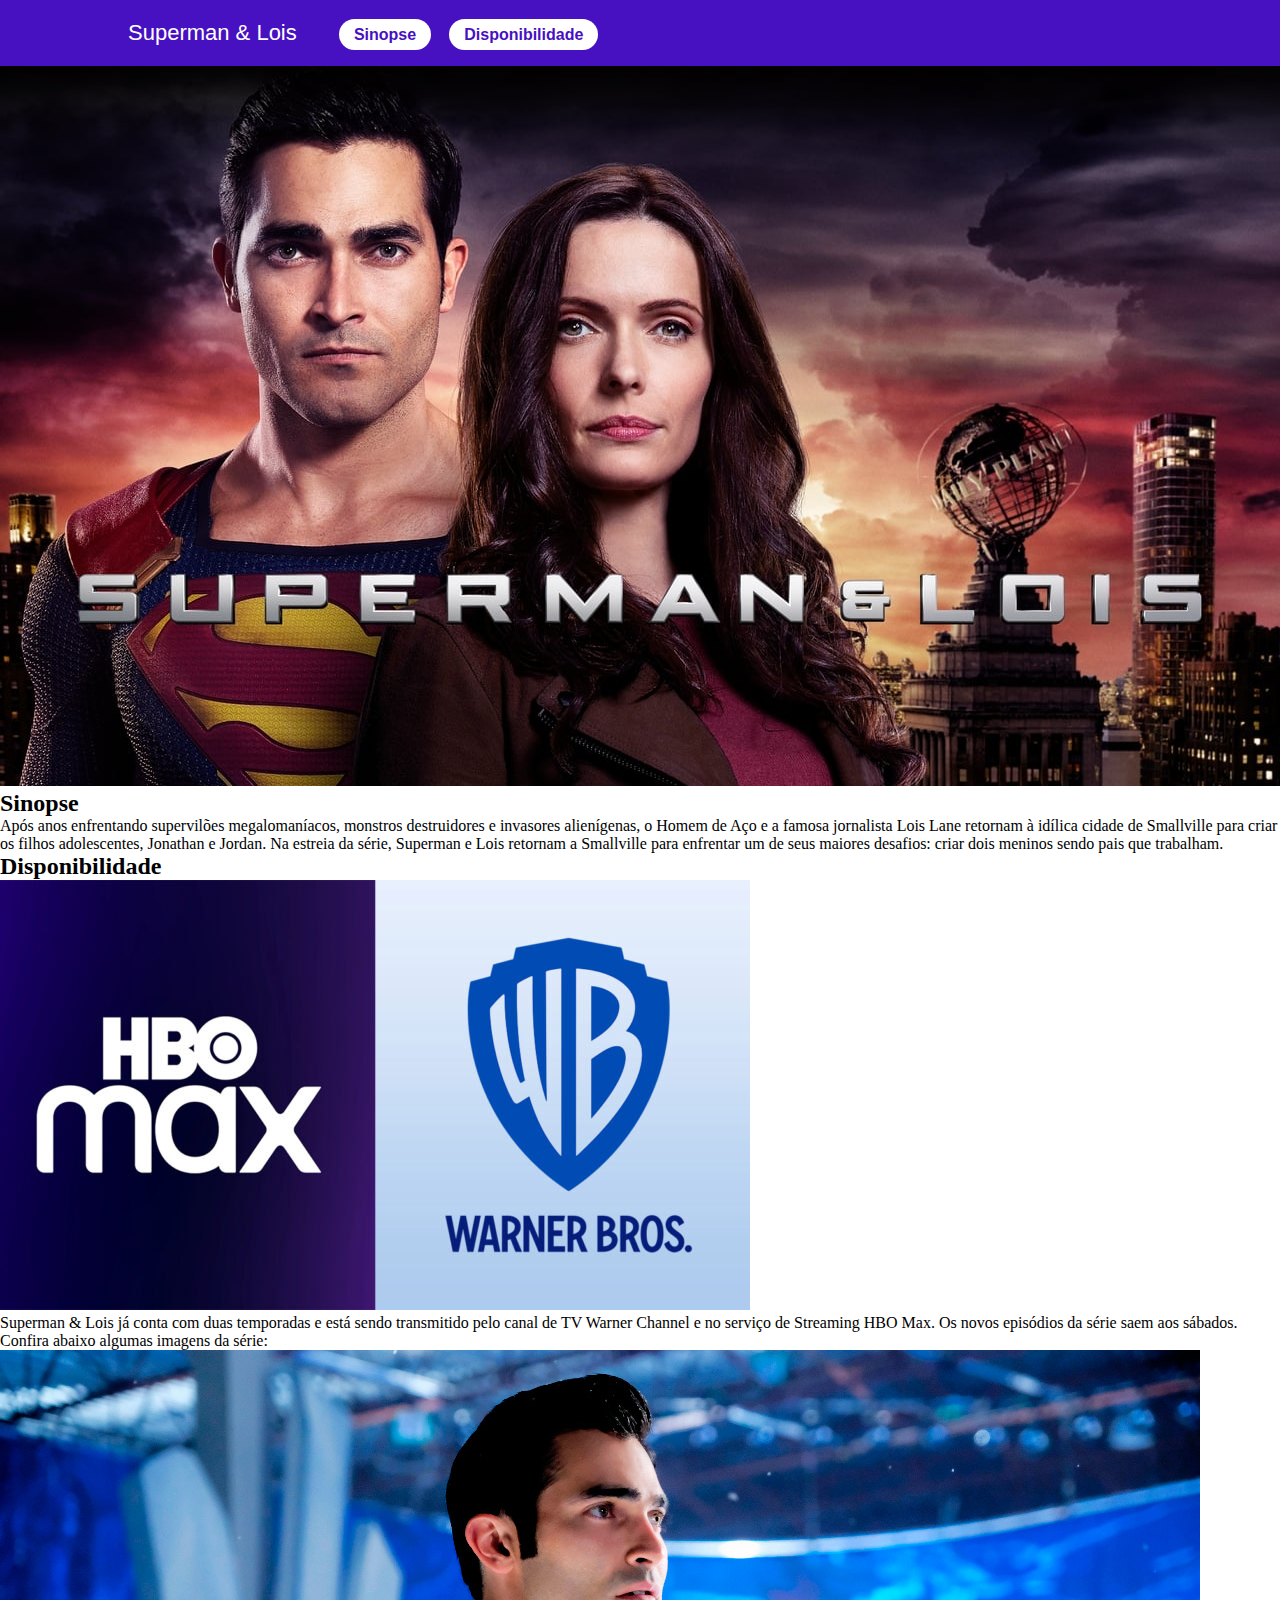
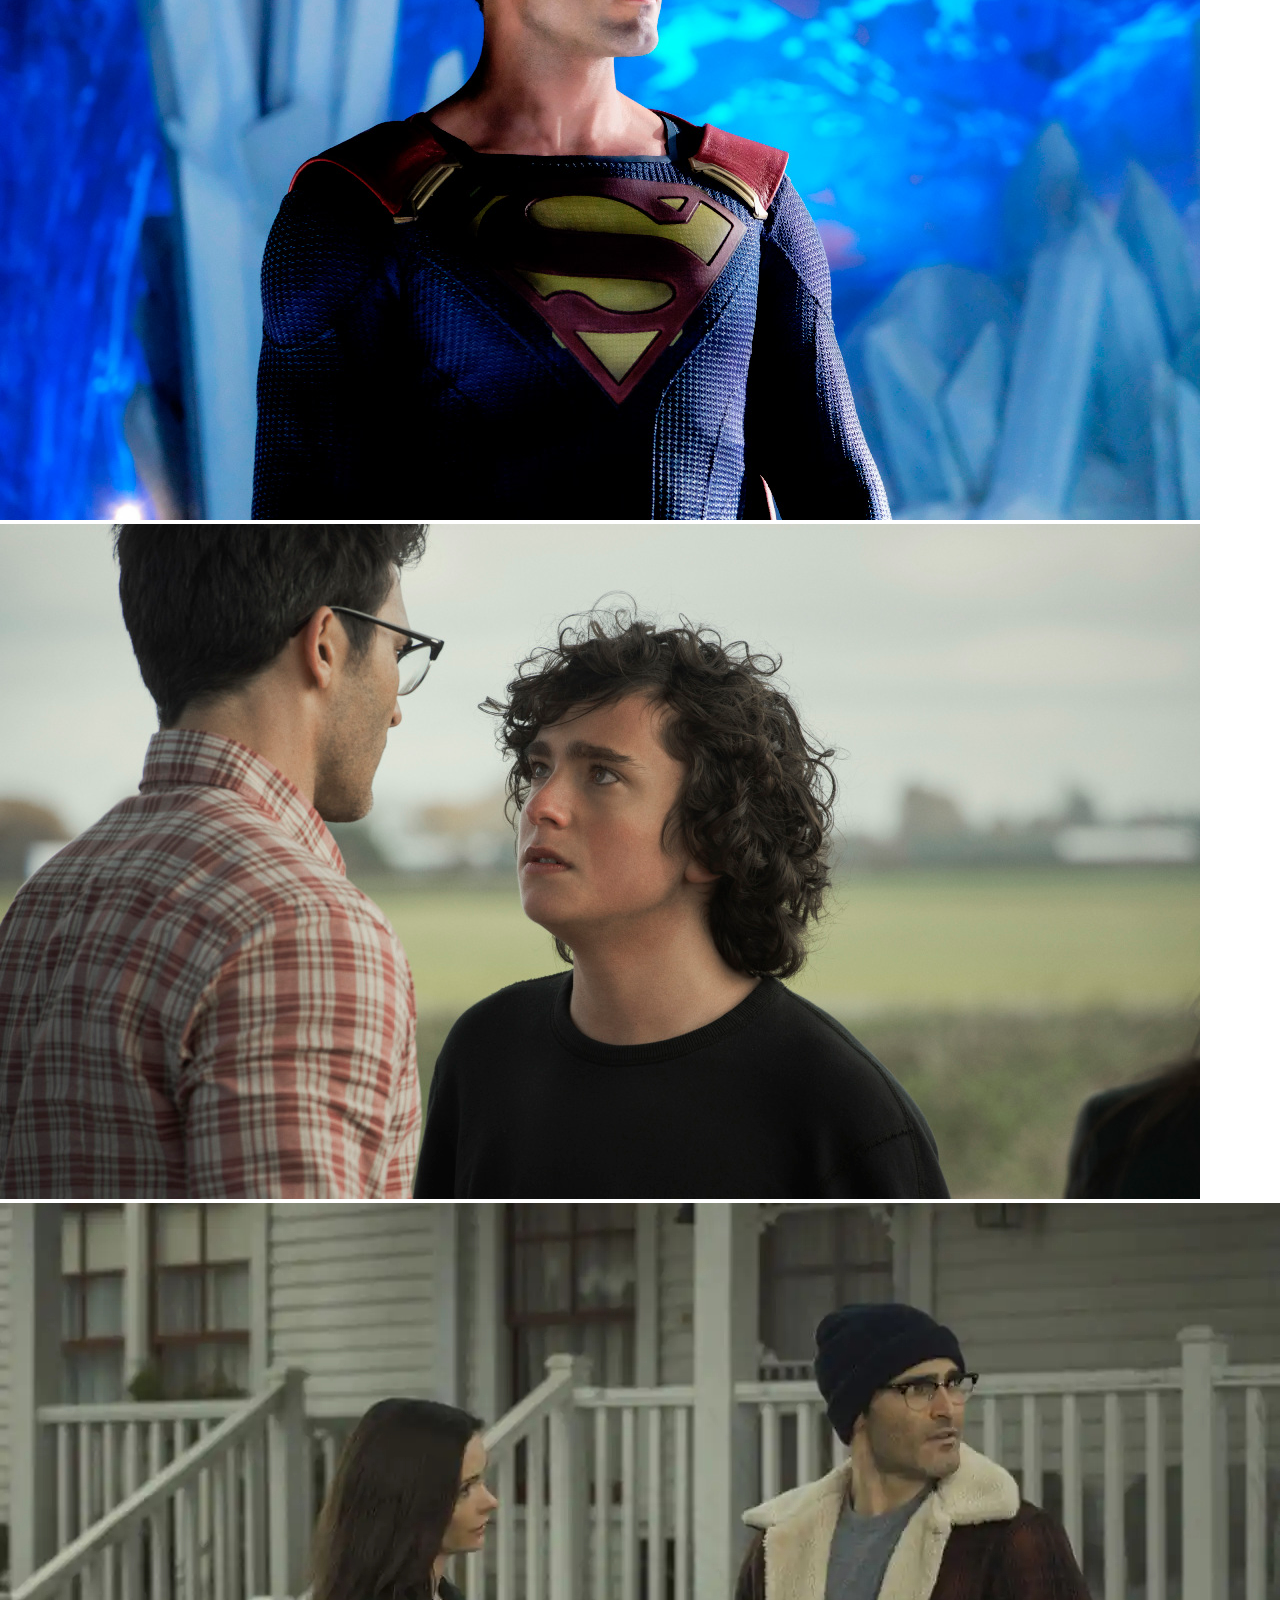
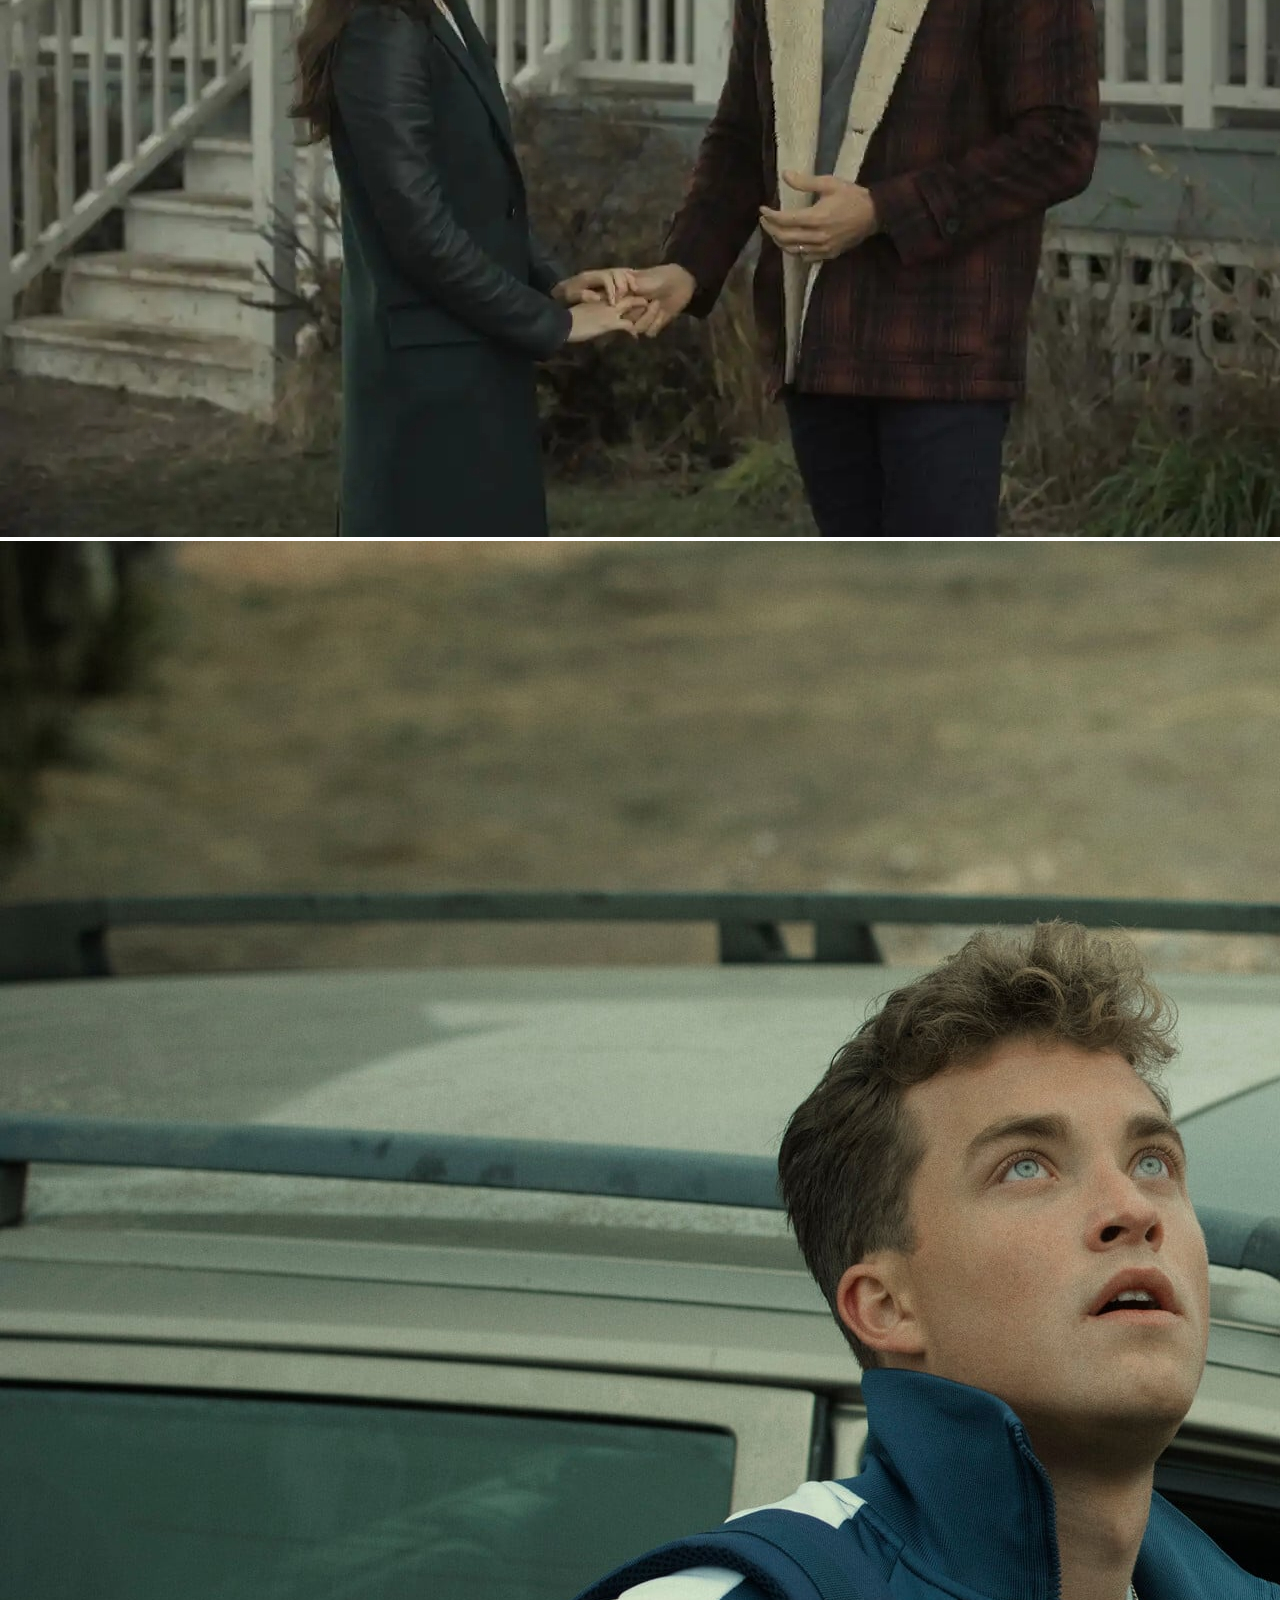
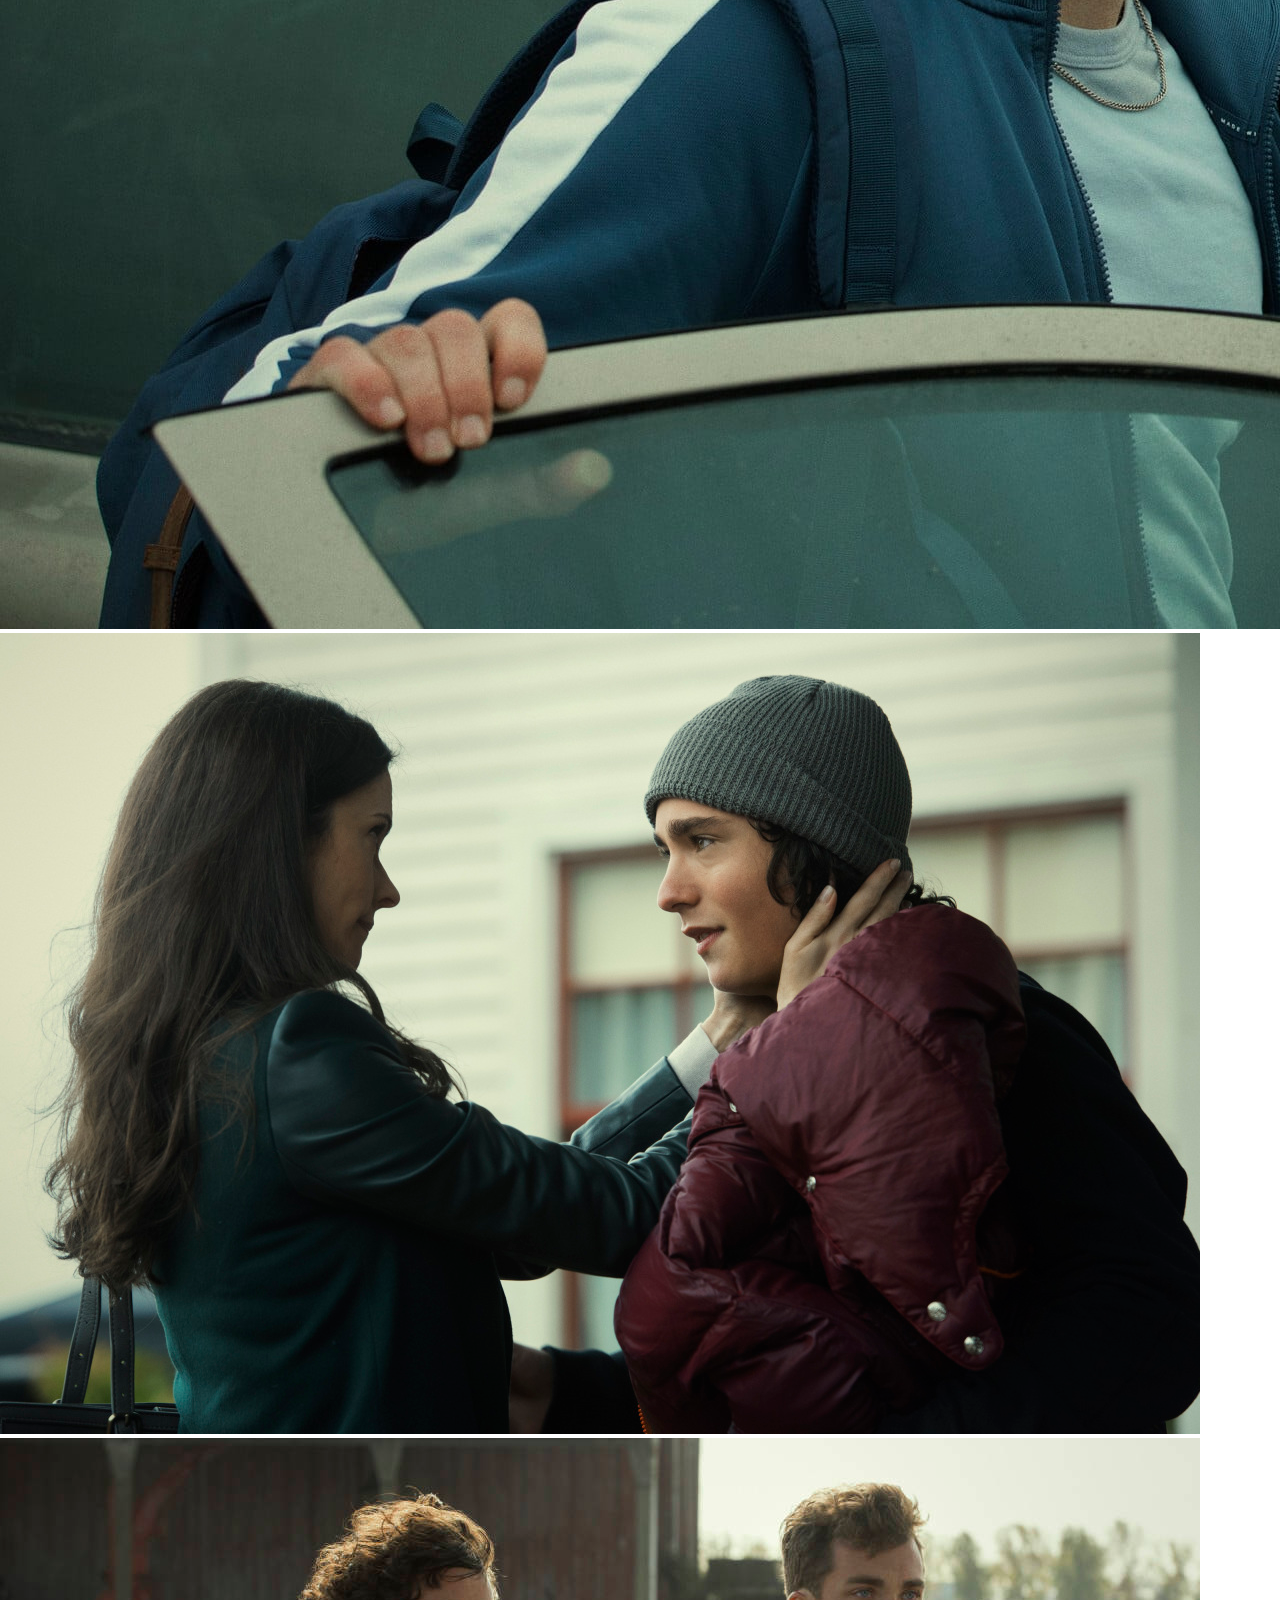
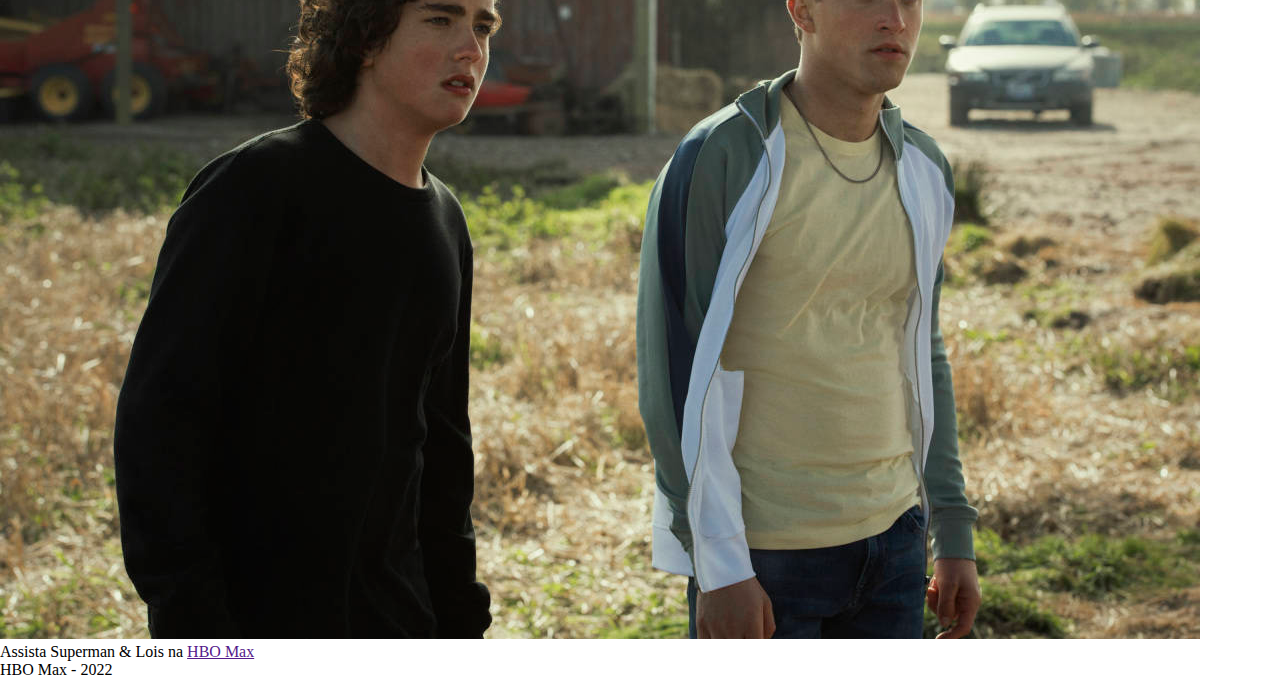
<file: index.html>
<!DOCTYPE html>
<html lang="pt-br">
<head>
    <meta charset="UTF-8">
    <meta name="viewport" content="width=device-width, initial-scale=1.0">
    <link rel="stylesheet" href="8° Projeto devmedia-supermanelois/style/style.css">
    <title>Superman & Lois</title>
</head>
<body>
    <div class="topo">
         <div>
                Superman & Lois
                <span class="link-topo">
                    <a href="#sinopse">Sinopse</a>
                    <a href="#disponibilidade">Disponibilidade</a>
                </span>
            </div>
    </div>
    <div>
        <img src="8° Projeto devmedia-supermanelois/img/capa.jpg" alt="Banner">
    </div>
    <div>
        <h2 id="sinopse">Sinopse</h2>
        <p>Após anos enfrentando supervilões megalomaníacos,
            monstros destruidores e invasores alienígenas, 
            o Homem de Aço e a famosa jornalista Lois Lane 
            retornam à idílica cidade de Smallville para 
            criar os filhos adolescentes, Jonathan e Jordan.
            Na estreia da série, Superman e Lois retornam a 
            Smallville para enfrentar um de seus maiores desafios:
            criar dois meninos sendo pais que trabalham.</p>
    </div>
    <div>
        <h2 id="disponibilidade">Disponibilidade</h2>
        <img src="8° Projeto devmedia-supermanelois/img/tv.jpg" alt="">
        <p>Superman & Lois já conta com duas temporadas e está
            sendo transmitido pelo canal de TV Warner Channel e
            no serviço de Streaming HBO Max. 
            Os novos episódios da série saem aos sábados.</p>
    </div>
    <div>
        <p>Confira abaixo algumas imagens da série:</p>
        <img src="8° Projeto devmedia-supermanelois/img/1.jpg" alt="Superman" title="Superman">
        <img src="8° Projeto devmedia-supermanelois/img/2.jpg" alt="Clark e Jordan" title="Clark e Jordan">
        <img src="8° Projeto devmedia-supermanelois/img/3.jpg" alt="Lois e Clark" title="Lois e Clark">
        <img src="8° Projeto devmedia-supermanelois/img/4.jpg" alt="Jhonathan e Lois" title="Jhonathan e Lois">
        <img src="8° Projeto devmedia-supermanelois/img/5.jpg" alt="Lois e Jordan" title="Lois e Jordan">
        <img src="8° Projeto devmedia-supermanelois/img/6.jpg" alt="Jordan e Jhonathan" title="Jordan e Jhonathan">
        <p>Assista Superman & Lois na <a href="">HBO Max</a></p>
    </div>
    <div>
        HBO Max - 2022
    </div>
    
</body>
</html>
</file>
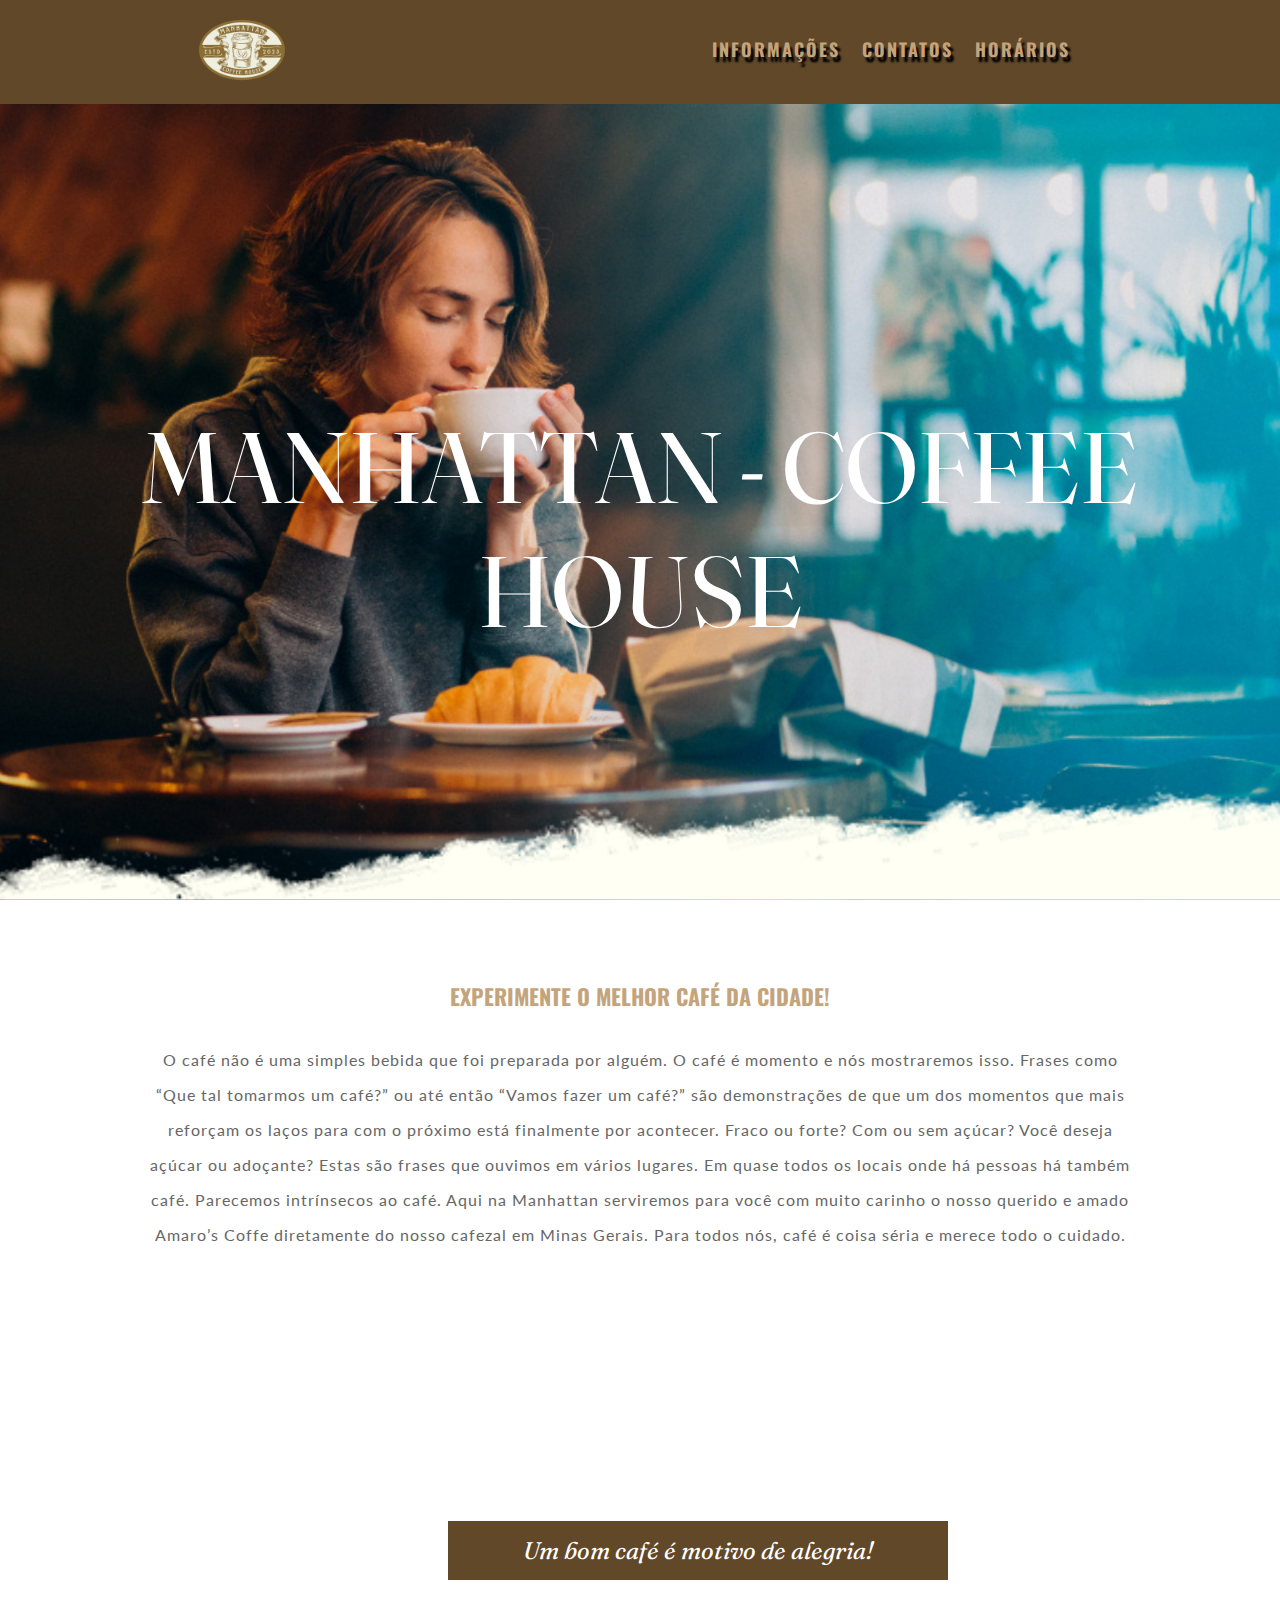
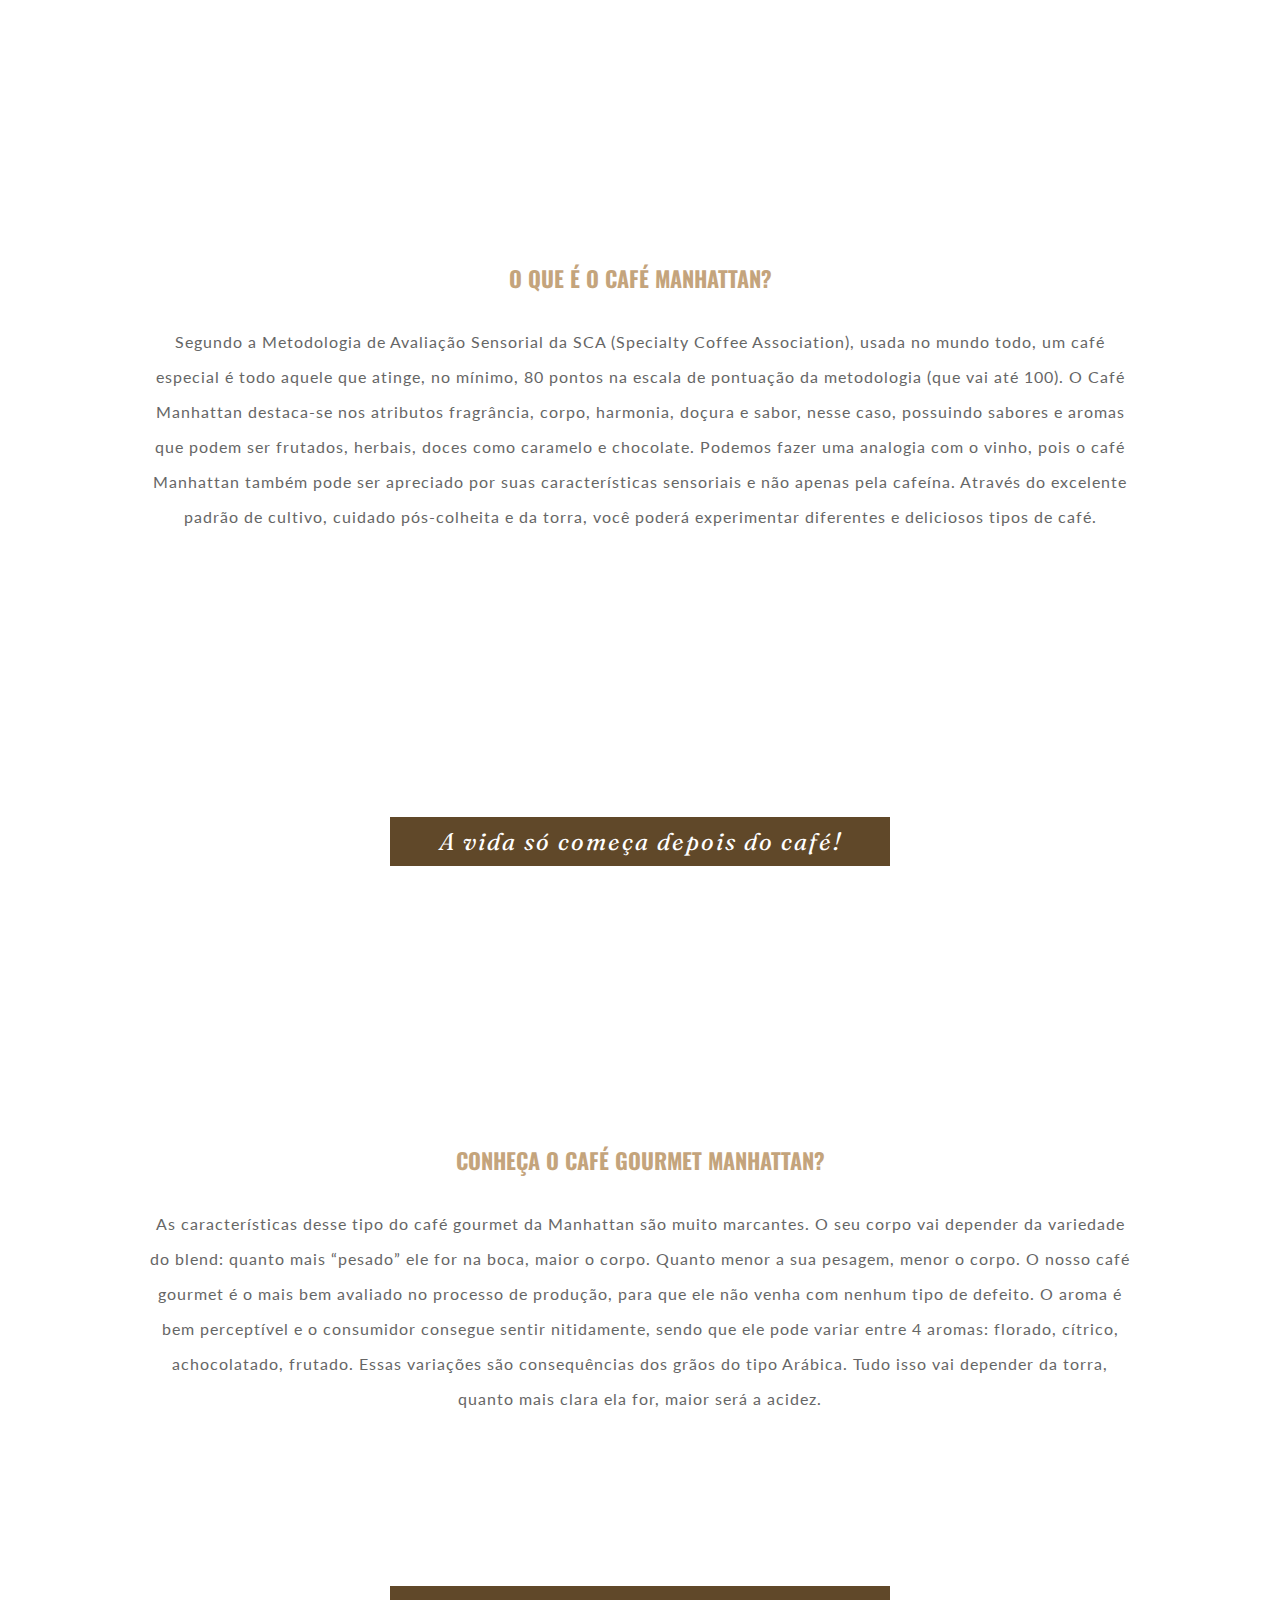
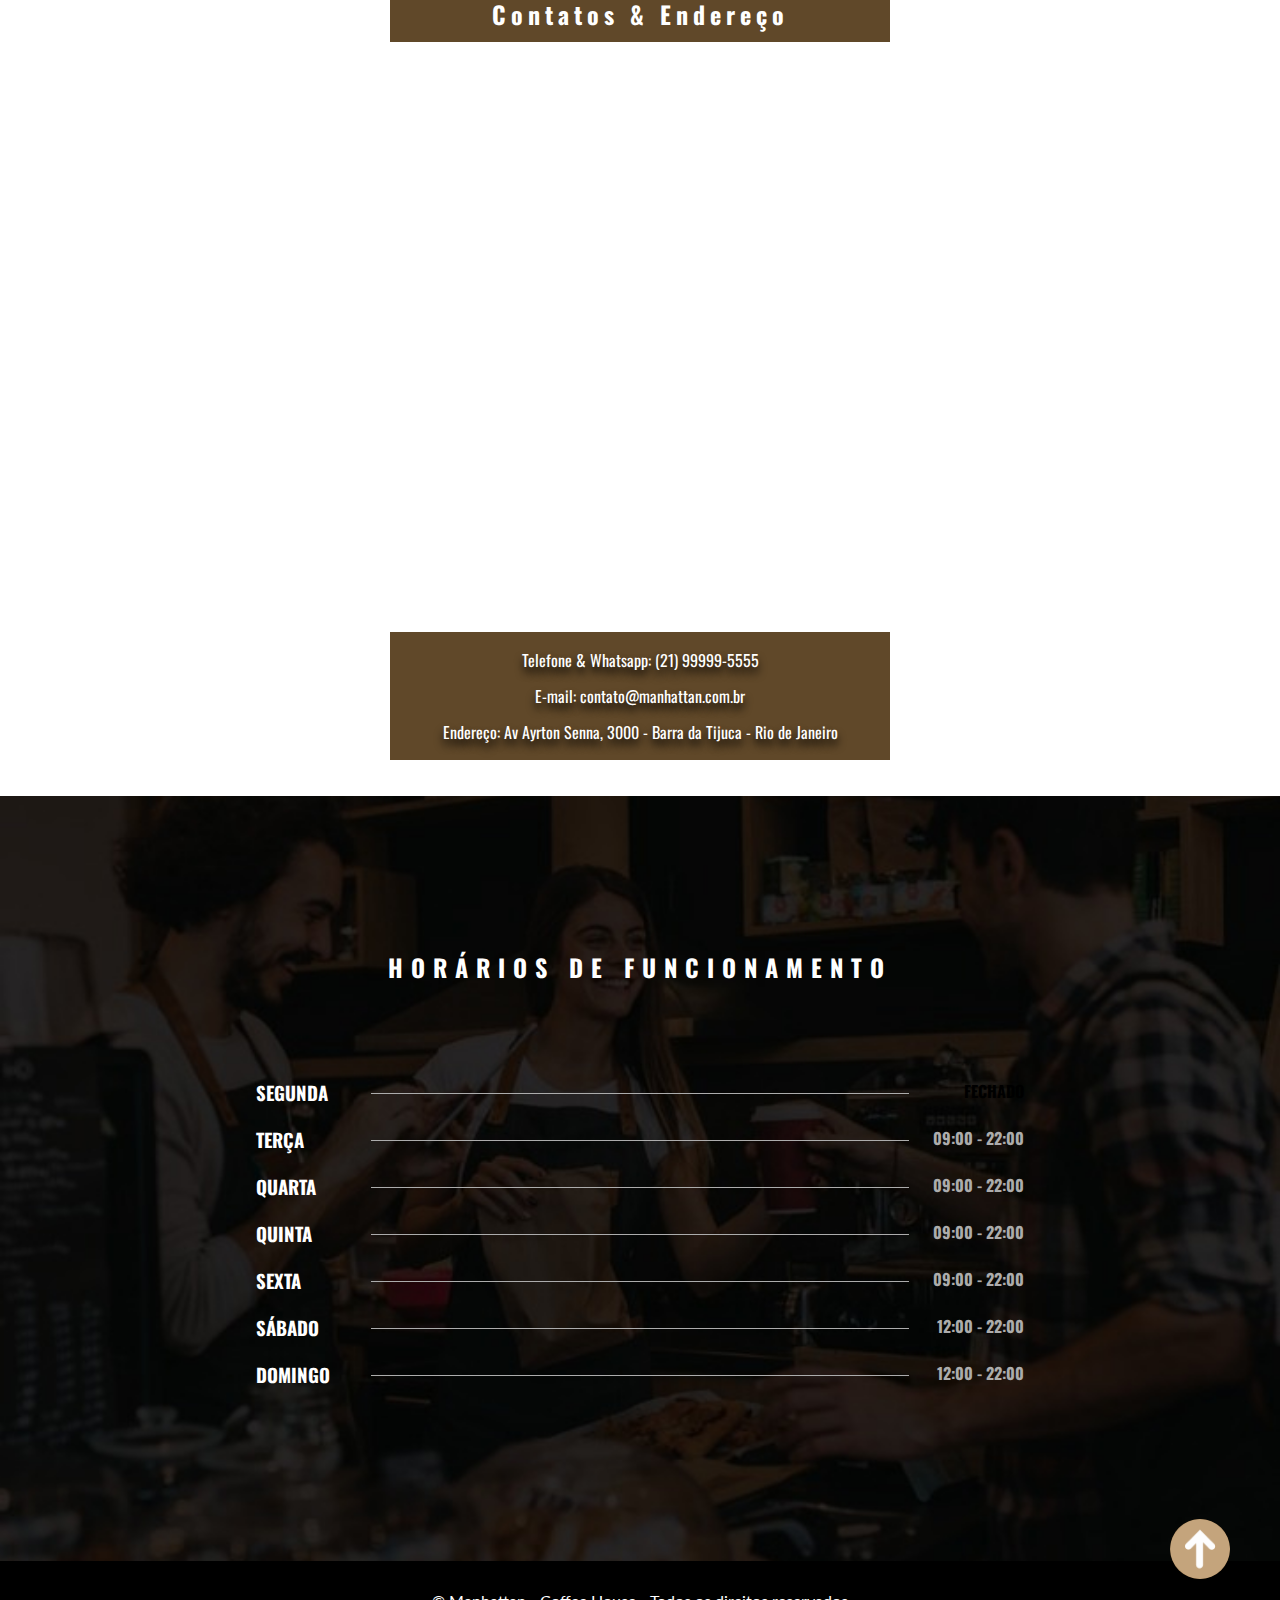
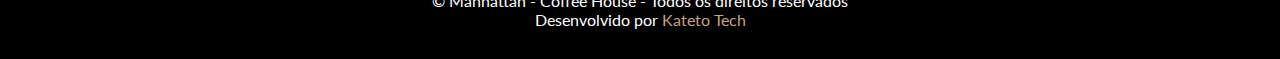
<file: 10°Projeto devmedia-cafeteria/index.html>
<!DOCTYPE html>
<html lang="pt-br">
<head>
    <meta charset="UTF-8">
    <meta name="viewport" content="width=device-width, initial-scale=1.0">
    <meta name="description" content="Estamos há mais de 10 anos no mercado servindo felicidade à sua mesa."
    <link rel="preconnect" href="https://fonts.googleapis.com">
    <link rel="preconnect" href="https://fonts.gstatic.com" crossorigin>
    <link href="https://fonts.googleapis.com/css2?family=Fraunces:opsz@9..144&family=Lato&family=Oswald&display=swap" rel="stylesheet">
    <link rel="stylesheet" href="style/style.css">
    <link rel="shortcut icon" href="img/logo.ico" type="image/x-icon">
    <title>Manhattan - Coffee House</title>
</head>
<body>
    <div class="topo">
        <img src="img/logo.png" alt="">
            <div>
                <a href="#info">INFORMAÇÕES</a>
                <a href="#contatos">CONTATOS</a>
                <a href="#horarios">HORÁRIOS</a>
            </div>
    </div>

    <div class="parallax1" id="banner">
        <div>
            <h1>MANHATTAN - COFFEE HOUSE</h1>
        </div>
    </div>

    <div class="informacoes">
        <h2>EXPERIMENTE O MELHOR CAFÉ DA CIDADE!</h2>
            <p class="texto-paragrafo">O café não é uma simples bebida que foi preparada por alguém. O café é
            momento e nós mostraremos isso. Frases como “Que tal tomarmos um café?”
            ou até então “Vamos fazer um café?” são demonstrações de que um dos
            momentos que mais reforçam os laços para com o próximo está finalmente
            por acontecer. Fraco ou forte? Com ou sem açúcar? Você deseja açúcar ou
            adoçante? Estas são frases que ouvimos em vários lugares. Em quase todos
            os locais onde há pessoas há também café. Parecemos intrínsecos ao café.
            Aqui na Manhattan serviremos para você com muito carinho o nosso querido
            e amado Amaro’s Coffe diretamente do nosso cafezal em Minas Gerais. Para
            todos nós, café é coisa séria e merece todo o cuidado.</p>
    </div>

    <div class="parallax2">
        <div>
            <h3>Um bom café é motivo de alegria!</h3>
        </div>
    </div>

    <div class="informacoes"  id="info">
        <h2>O QUE É O CAFÉ MANHATTAN?</h2>
            <p class="texto-paragrafo">Segundo a Metodologia de Avaliação Sensorial da SCA (Specialty Coffee
                Association), usada no mundo todo, um café especial é todo aquele que
                atinge, no mínimo, 80 pontos na escala de pontuação da metodologia (que
                vai até 100). O Café Manhattan destaca-se nos atributos fragrância,
                corpo, harmonia, doçura e sabor, nesse caso, possuindo sabores e aromas
                que podem ser frutados, herbais, doces como caramelo e chocolate.
                Podemos fazer uma analogia com o vinho, pois o café Manhattan também
                pode ser apreciado por suas características sensoriais e não apenas pela
                cafeína. Através do excelente padrão de cultivo, cuidado pós-colheita e
                da torra, você poderá experimentar diferentes e deliciosos tipos de
                café.</p>
    </div>

    <div class="parallax3">
            <h3>A vida só começa depois do café!</h3>
    </div>

    <div class="informacoes">
        <h2>CONHEÇA O CAFÉ GOURMET MANHATTAN?</h2>
            <p class="texto-paragrafo">As características desse tipo do café gourmet da Manhattan são muito
                marcantes. O seu corpo vai depender da variedade do blend: quanto mais
                “pesado” ele for na boca, maior o corpo. Quanto menor a sua pesagem,
                menor o corpo. O nosso café gourmet é o mais bem avaliado no processo de
                produção, para que ele não venha com nenhum tipo de defeito. O aroma é
                bem perceptível e o consumidor consegue sentir nitidamente, sendo que
                ele pode variar entre 4 aromas: florado, cítrico, achocolatado, frutado.
                Essas variações são consequências dos grãos do tipo Arábica. Tudo isso
                vai depender da torra, quanto mais clara ela for, maior será a acidez.</p>
    </div>

    <div class="parallax4" id="contatos">
        <h2>Contatos & Endereço</h2>

        <iframe
        src="https://www.google.com/maps/embed?pb=!1m18!1m12!1m3!1d3673.116814396121!2d-43.36308168443389!3d-22.982731546364604!2m3!1f0!2f0!3f0!3m2!1i1024!2i768!4f13.1!3m3!1m2!1s0x9bda2ed54ec2e1%3A0x4431d262cad1d163!2sAv.%20Ayrton%20Senna%2C%203000%20-%20Barra%20da%20Tijuca%2C%20Rio%20de%20Janeiro%20-%20RJ%2C%2022775-904!5e0!3m2!1spt-BR!2sbr!4v1673618057703!5m2!1spt-BR!2sbr"width="1024" height="450" style="border: 0" allowfullscreen="" loading="lazy" referrerpolicy="no-referrer-when-downgrade"></iframe>

        <div class="contatos-p4" >
            <p>Telefone & Whatsapp: (21) 99999-5555</p>
            <p>E-mail: contato@manhattan.com.br</p>
            <p>Endereço: Av Ayrton Senna, 3000 - Barra da Tijuca - Rio de Janeiro</p>
        </div>
    </div>

    <div class="parallax5" id="horarios">
        <h2>HORÁRIOS DE FUNCIONAMENTO</h2>
        <div>
          <ul class="lista-horarios">
            <li>
              <h3>SEGUNDA</h3>
              <div></div>
              <span class="texto-fechado">FECHADO</span>
            </li>
            <li>
              <h3>TERÇA</h3>
              <div></div>
              <p>09:00 - 22:00</p>
            </li>
            <li>
              <h3>QUARTA</h3>
              <div></div>
              <p>09:00 - 22:00</p>
            </li>
            <li>
              <h3>QUINTA</h3>
              <div></div>
              <p>09:00 - 22:00</p>
            </li>
            <li>
              <h3>SEXTA</h3>
              <div></div>
              <p>09:00 - 22:00</p>
            </li>
            <li>
              <h3>SÁBADO</h3>
              <div></div>
              <p>12:00 - 22:00</p>
            </li>
            <li>
              <h3>DOMINGO</h3>
              <div></div>
              <p>12:00 - 22:00</p>
            </li>
          </ul>
        </div>
      </div>

    <div class="rodape">
        <a href="#banner" class="botao-subir"><img src="img/seta-para-cima.png" alt=""></a>
        <p>&copy; Manhattan - Coffee House - Todos os direitos reservados</p>
        <p>Desenvolvido por <a href="https://github.com/Luiss-Fernando" target="_blank">Kateto Tech</a></p>
    </div>
</body>
</html>
</file>
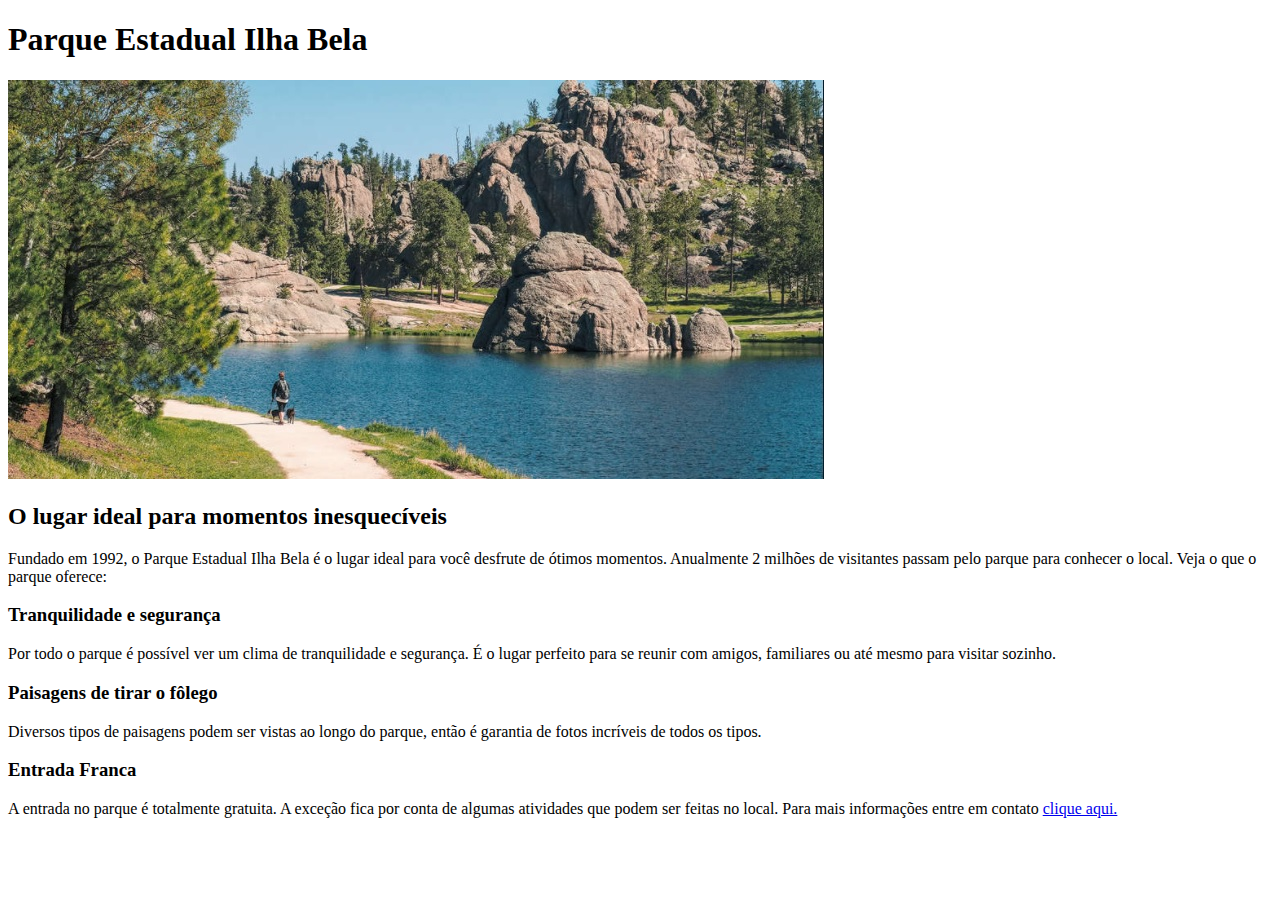
<file: 1° Proojeto DevMedia/index.html>
<!DOCTYPE html>
<html lang="pt-br">
<head>
    <meta charset="UTF-8">
    <meta name="viewport" content="width=device-width, initial-scale=1.0">
    <title>Parque Estadual Ilha Bela</title>
</head>
<body>
    <div>
        <h1>Parque Estadual Ilha Bela</h1>
        <img src="parque-ilha-bela.jpg" alt="Parque Estadual Ilha Bela">
        <h2>O lugar ideal para momentos inesquecíveis</h2>
        <p>Fundado em 1992, o Parque Estadual Ilha Bela é o lugar ideal para 
            você desfrute de ótimos momentos. Anualmente 2 milhões de visitantes
            passam pelo parque para conhecer o local. Veja o que o parque oferece:
        </p>
    </div>

    <div>
        <h3>Tranquilidade e segurança</h3>
        <p>Por todo o parque é possível ver um 
            clima de tranquilidade e segurança. 
            É o lugar perfeito para se reunir com amigos,
            familiares ou até mesmo para visitar sozinho.
        </p>
    </div>

    <div>
        <h3>Paisagens de tirar o fôlego</h3>
        <p>Diversos tipos de paisagens podem 
            ser vistas ao longo do parque, então
            é garantia de fotos incríveis de todos os tipos.
        </p>
    </div>

    <div>
        <h3>Entrada Franca</h3>
        <p>A entrada no parque é totalmente gratuita. A exceção fica por conta de algumas atividades que podem ser feitas no local.
             Para mais informações entre em contato <a href="tel:+5521999999999">clique aqui.</a></p>
    </div>

</body>
</html>
</file>
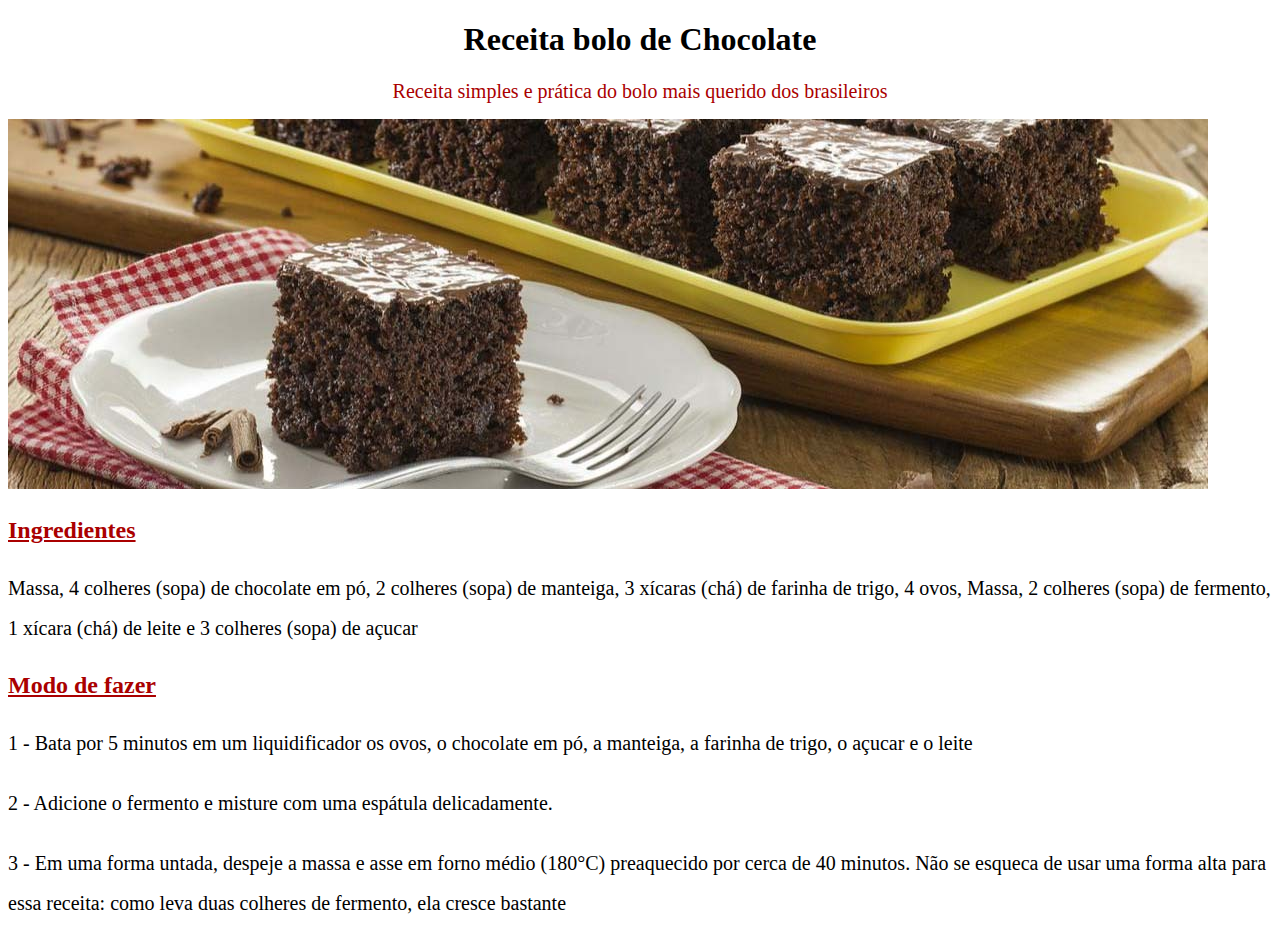
<file: 2°Projeto DevMedia-Bolo/index.html>
<!DOCTYPE html>
<html lang="pt-br">
<head>
    <meta charset="UTF-8">
    <meta name="viewport" content="width=device-width, initial-scale=1.0">
    <link rel="stylesheet" href="style/style.css">
    <title>Receita Bolo de Chocolate</title>
</head>
<body>
    <div>
        <h1>Receita bolo de Chocolate</h1>
        <h2>Receita simples e prática do bolo mais querido dos brasileiros</h2>
        <img src="assets/bolo-chocolate.jpg" alt="Bolo de Chocolate">
    </div>

    <div>
        <h3>Ingredientes</h3>
            <p>Massa, 4 colheres (sopa) de chocolate em pó,
            2 colheres (sopa) de manteiga, 3 xícaras (chá) de farinha de trigo,
            4 ovos, Massa, 2 colheres (sopa) de fermento, 1 xícara (chá) de leite 
            e 3 colheres (sopa) de açucar</p>
    </div>
        
    <div>
        <h3>Modo de fazer</h3>
            <p>1 - Bata por 5 minutos em um liquidificador os ovos, o chocolate em pó, a manteiga, a farinha de trigo, o açucar e o leite</p>
            <p>2 - Adicione o fermento e misture com uma espátula delicadamente.</p>
            <p>3 - Em uma forma untada, despeje a massa e asse em forno médio (180°C) preaquecido por cerca de 40 minutos.
            Não se esqueca de usar uma forma alta para essa receita: como leva duas colheres de fermento, ela cresce bastante</p>
    </div>
    
</body>
</html>
</file>
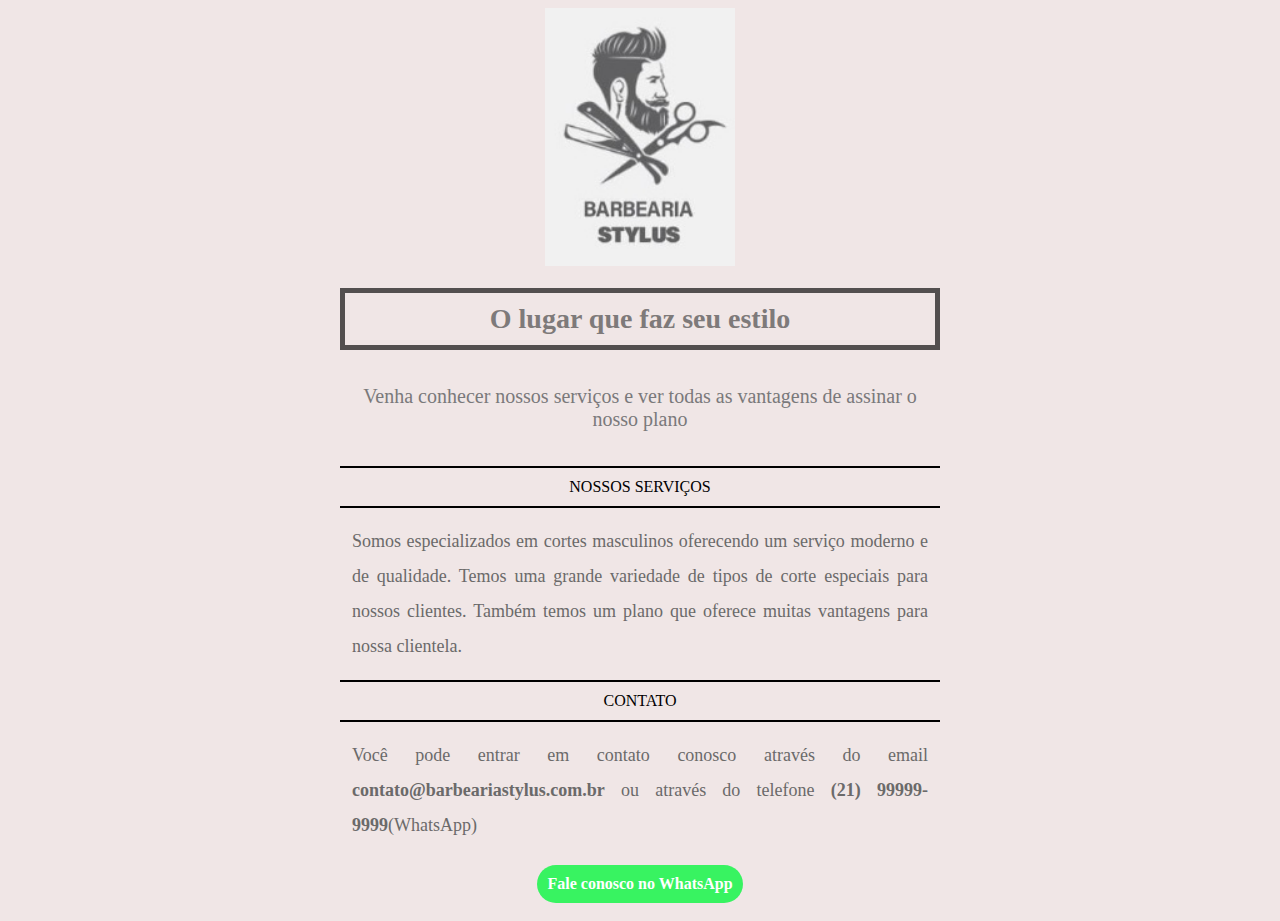
<file: 3°Projeto DevMedia Barbearia Stylus/index.html>
<!DOCTYPE html>
<html lang="pt-br">
<head>
    <meta charset="UTF-8">
    <meta name="viewport" content="width=device-width, initial-scale=1.0">
    <link rel="stylesheet" href="style/style.css">
    <title>Barbearia Stylus</title>
</head>
<body>
    <div>
        <img src="assets/logotipo.jpg" alt="Barbearia Stylus">
        <h1>O lugar que faz seu estilo</h1>
        <h2>Venha conhecer nossos serviços e ver todas
            as vantagens de assinar o nosso plano</h2>
    </div>

    <div>
        <h3>NOSSOS SERVIÇOS</h3>
        <p>Somos especializados em cortes masculinos oferecendo um serviço moderno e de qualidade. 
            Temos uma grande variedade de tipos de corte especiais para nossos clientes. 
            Também temos um plano que oferece muitas vantagens para nossa clientela.</p>
    </div>

    <div>
        <h3>CONTATO</h3>
        <p>Você pode entrar em contato conosco através do
            email <span>contato@barbeariastylus.com.br</span> 
            ou através do telefone <span>(21) 99999-9999</span>(WhatsApp)</p>
            <a href="https://api.whatsapp.com/send?phone=999999999&text=Send20%a20%quote">Fale conosco no WhatsApp</a>
    </div>
    
    
</body>
</html>
</file>
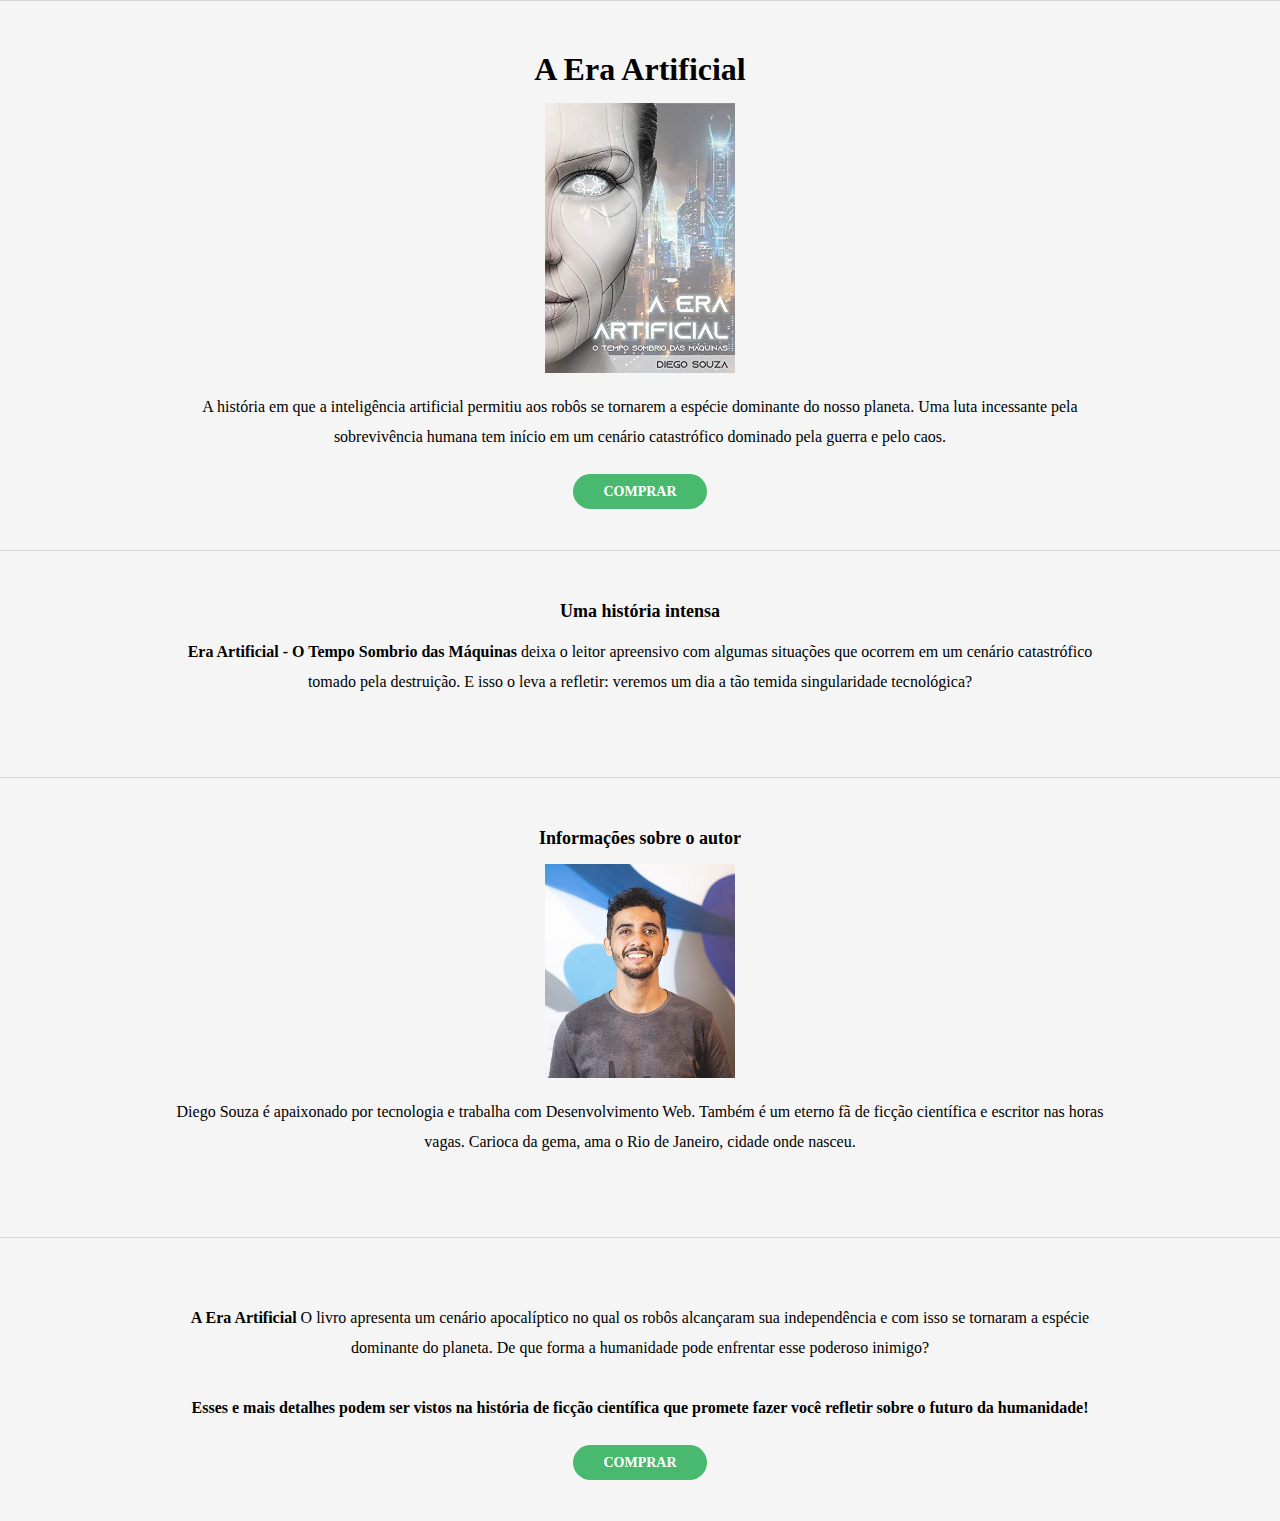
<file: 4°Projeto DevMedia Livro/index.html>
<!DOCTYPE html>
<html lang="pt-br">
<head>
    <meta charset="UTF-8">
    <meta name="viewport" content="width=device-width, initial-scale=1.0">
    <link rel="stylesheet" href="style/style.css">
    <title>Livro A Era Artificial</title>
</head>
<body>
    <div>
        <h1>A Era Artificial</h1>
            <a href="https://www.amazon.com.br/Era-Artificial-tempo-sombrio-m%C3%A1quinas-ebook/dp/B07VFF5368" target="_blank">
                <img src="assets/capa-livro.jpg" alt="A Era Artificial" title="Livro A Era Artificial">
            </a>
                    <p>A história em que a inteligência artificial 
                        permitiu aos robôs se tornarem a espécie dominante
                        do nosso planeta. Uma luta incessante pela sobrevivência
                        humana tem início em um cenário catastrófico dominado 
                        pela guerra e pelo caos.
                    </p>
        <a class="bottao-comprar" href="https://www.amazon.com.br/Era-Artificial-tempo-sombrio-máquinas-ebook/dp/B07VFF5368" target="_blank" title="Comprar">COMPRAR</a>
    </div>

    <div>
        <h3>Uma história intensa</h3>
            <p><span>Era Artificial - O Tempo Sombrio das Máquinas</span> 
                deixa o leitor apreensivo com algumas situações que ocorrem
                em um cenário catastrófico tomado pela destruição. E isso 
                o leva a refletir: veremos um dia a tão temida singularidade
                tecnológica?
            </p>    
    </div>

    <div>
        <h3>Informações sobre o autor</h3>
        <a href="https://www.amazon.com.br/s?i=digital-text&rh=p_27%3ADiego+Souza&s=relevancerank&text=Diego+Souza&ref=dp_byline_sr_ebooks_1" target="_blank">
            <img src="assets/autor.jpg" alt="Diego Souza - Autor do Livro" title="Diego Souza">
        </a>
                <p>
                    Diego Souza é apaixonado por tecnologia e 
                    trabalha com Desenvolvimento Web. Também é 
                    um eterno fã de ficção científica e escritor
                    nas horas vagas. Carioca da gema, ama o 
                    Rio de Janeiro, cidade onde nasceu.
                </p>
    </div>

    <div>
        <p><span>A Era Artificial</span>
            O livro apresenta um cenário apocalíptico
            no qual os robôs alcançaram sua independência
            e com isso se tornaram a espécie dominante do
            planeta. De que forma a humanidade pode enfrentar
            esse poderoso inimigo?
        </p>
        <p><span>Esses e mais detalhes podem ser vistos na 
            história de ficção científica que promete fazer
            você refletir sobre o futuro da humanidade!
            </span>
        </p>
        <a class="bottao-comprar" href="https://www.amazon.com.br/Era-Artificial-tempo-sombrio-máquinas-ebook/dp/B07VFF5368" target="_blank" title="Comprar">COMPRAR</a>
    </div>
</body>
</html>
</file>
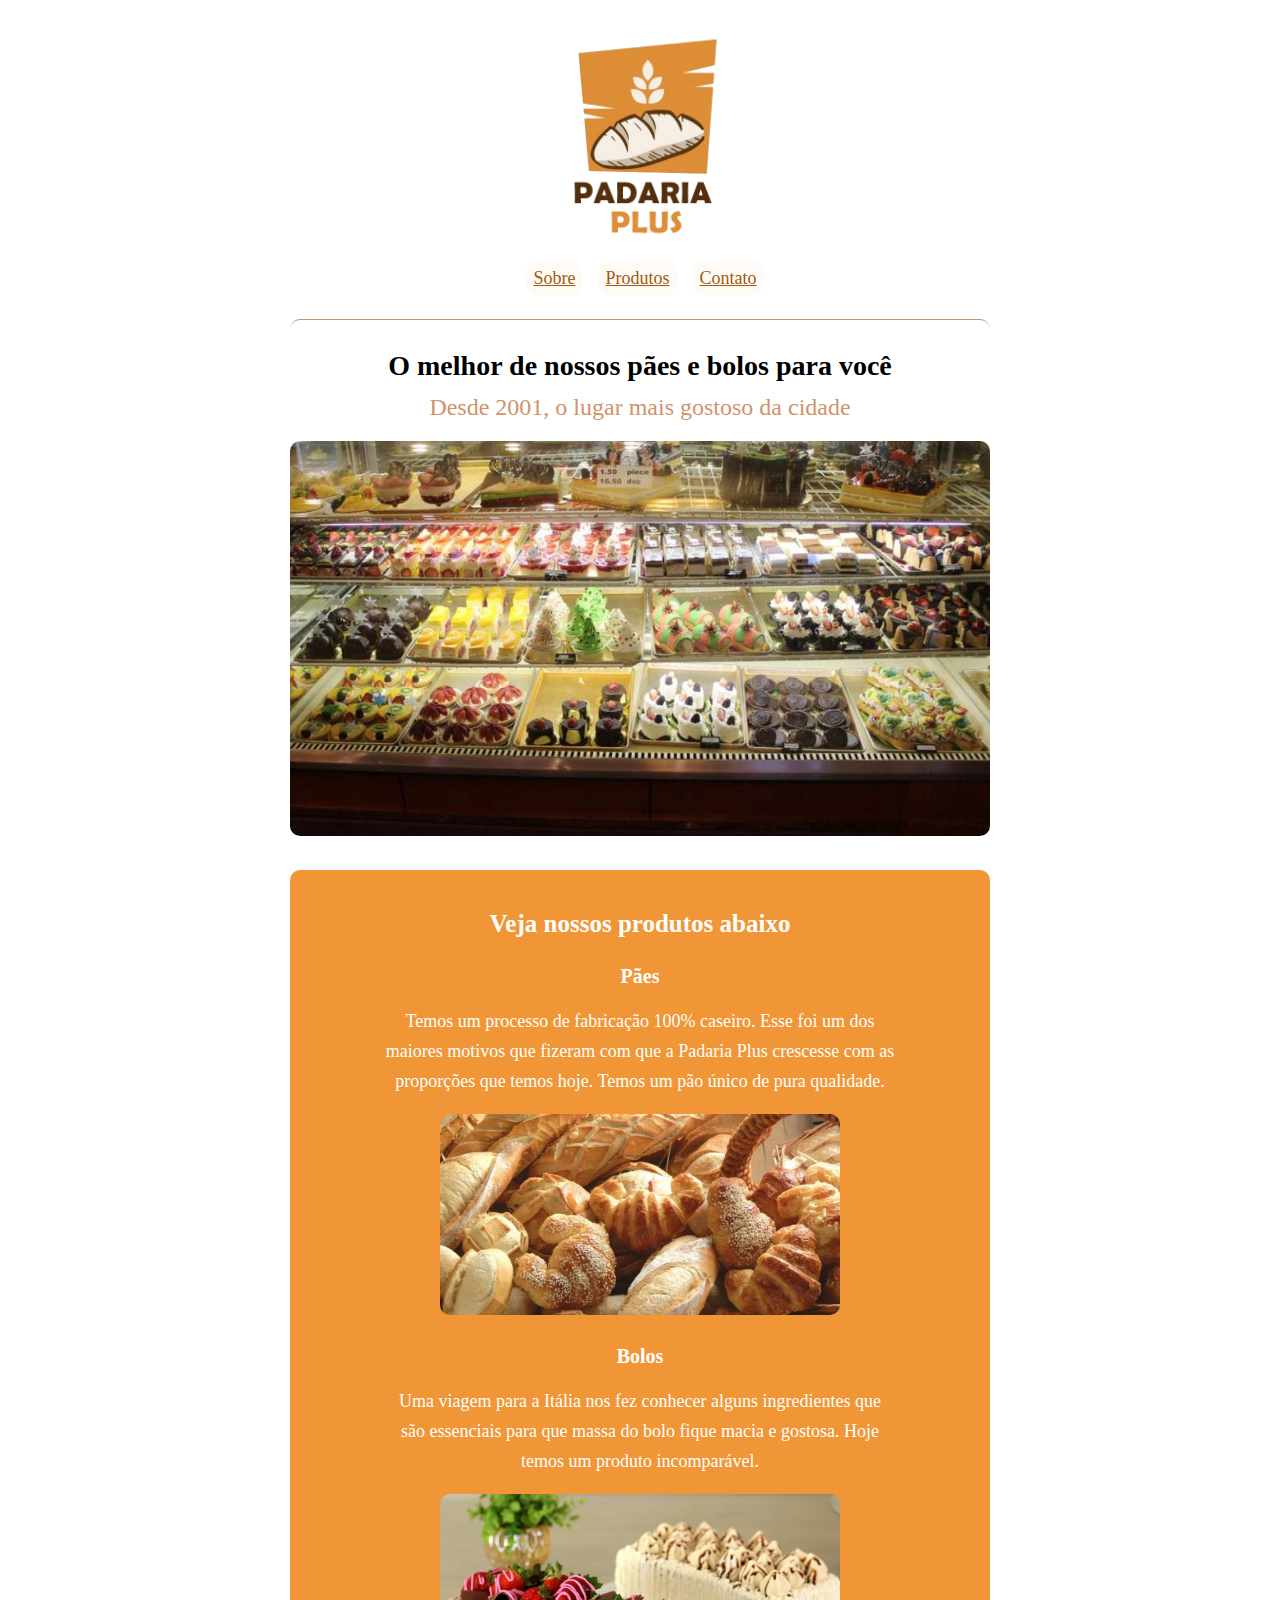
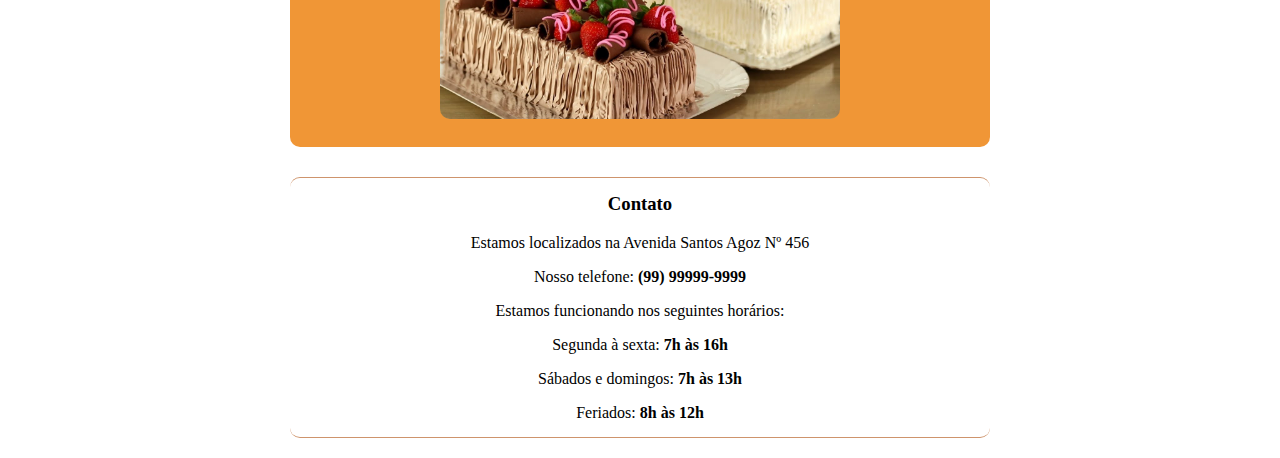
<file: 5°Projeto Devmedia Padaria Plus/index.html>
<!DOCTYPE html>
<html lang="pt-br">
<head>
    <meta charset="UTF-8">
    <meta name="viewport" content="width=device-width, initial-scale=1.0">
    <meta name="descripiton" content="Há mais de 20 anos no mercado, levando felicidade à sua mesa">
    <link rel="stylesheet" href="style/style.css">
    <title>Padaria Plus</title>
</head>
<body>
<!--topo da página-->
    <div class="secao">
        <img class="logo-tipo" src="assets/img/logo.png" alt="Padaria Plus">
        <p>
            <a class="secao-links" href="#sobre">Sobre</a>
            <a class="secao-links" href="#produtos">Produtos</a>
            <a class="secao-links" href="#contato">Contato</a>
        </p>
    </div>
<!--fim-->
<!--primeira seção-->
    <div class="secao" id="sobre">
        <h1>O melhor de nossos pães e bolos para você</h1>
        <h2>Desde 2001, o lugar mais gostoso da cidade</h2>
        <img class="imagem-banner" src="assets/img/produtos-padaria.jpg" alt="Nosso Produtos">
    </div>
<!--fim-->
<!--segunda seção-->
    <div class="secao secao-destaque" id="produtos">
        <h3>Veja nossos produtos abaixo</h3>
        <h4>Pães</h4>
        <p>Temos um processo de fabricação 100% caseiro. 
            Esse foi um dos<br>maiores motivos que fizeram 
            com que a Padaria Plus crescesse com as<br>proporções 
            que temos hoje. Temos um pão único de pura qualidade.
        </p>
        <img class="imagem-produto" src="assets/img/paes.jpg" alt="Pães">

        <h4>Bolos</h4>
        <p>Uma viagem para a Itália nos fez conhecer alguns 
            ingredientes que<br>são essenciais para que  massa do
            bolo fique macia e gostosa. Hoje<br>temos um produto 
            incomparável.</p>
        <img class="imagem-produto" src="assets/img/bolos.jpg" alt="Bolos">
    </div>
<!--fim-->
<!--terceira seção-->
    <div class="secao borda-contato" id="contato">
        <h3>Contato</h3>
        <p>Estamos localizados na Avenida Santos Agoz Nº 456</p>
        <p>Nosso telefone: <span>(99) 99999-9999</span></p>
        <p>Estamos funcionando nos seguintes horários:</p>
        <p>Segunda à sexta: <span>7h às 16h</span> </p>
        <p>Sábados e domingos: <span>7h às 13h</span></p>
        <p class="borda-baixo">Feriados: <span>8h às 12h</span></p>
    </div>
<!--fim-->
</body>
</html>
</file>
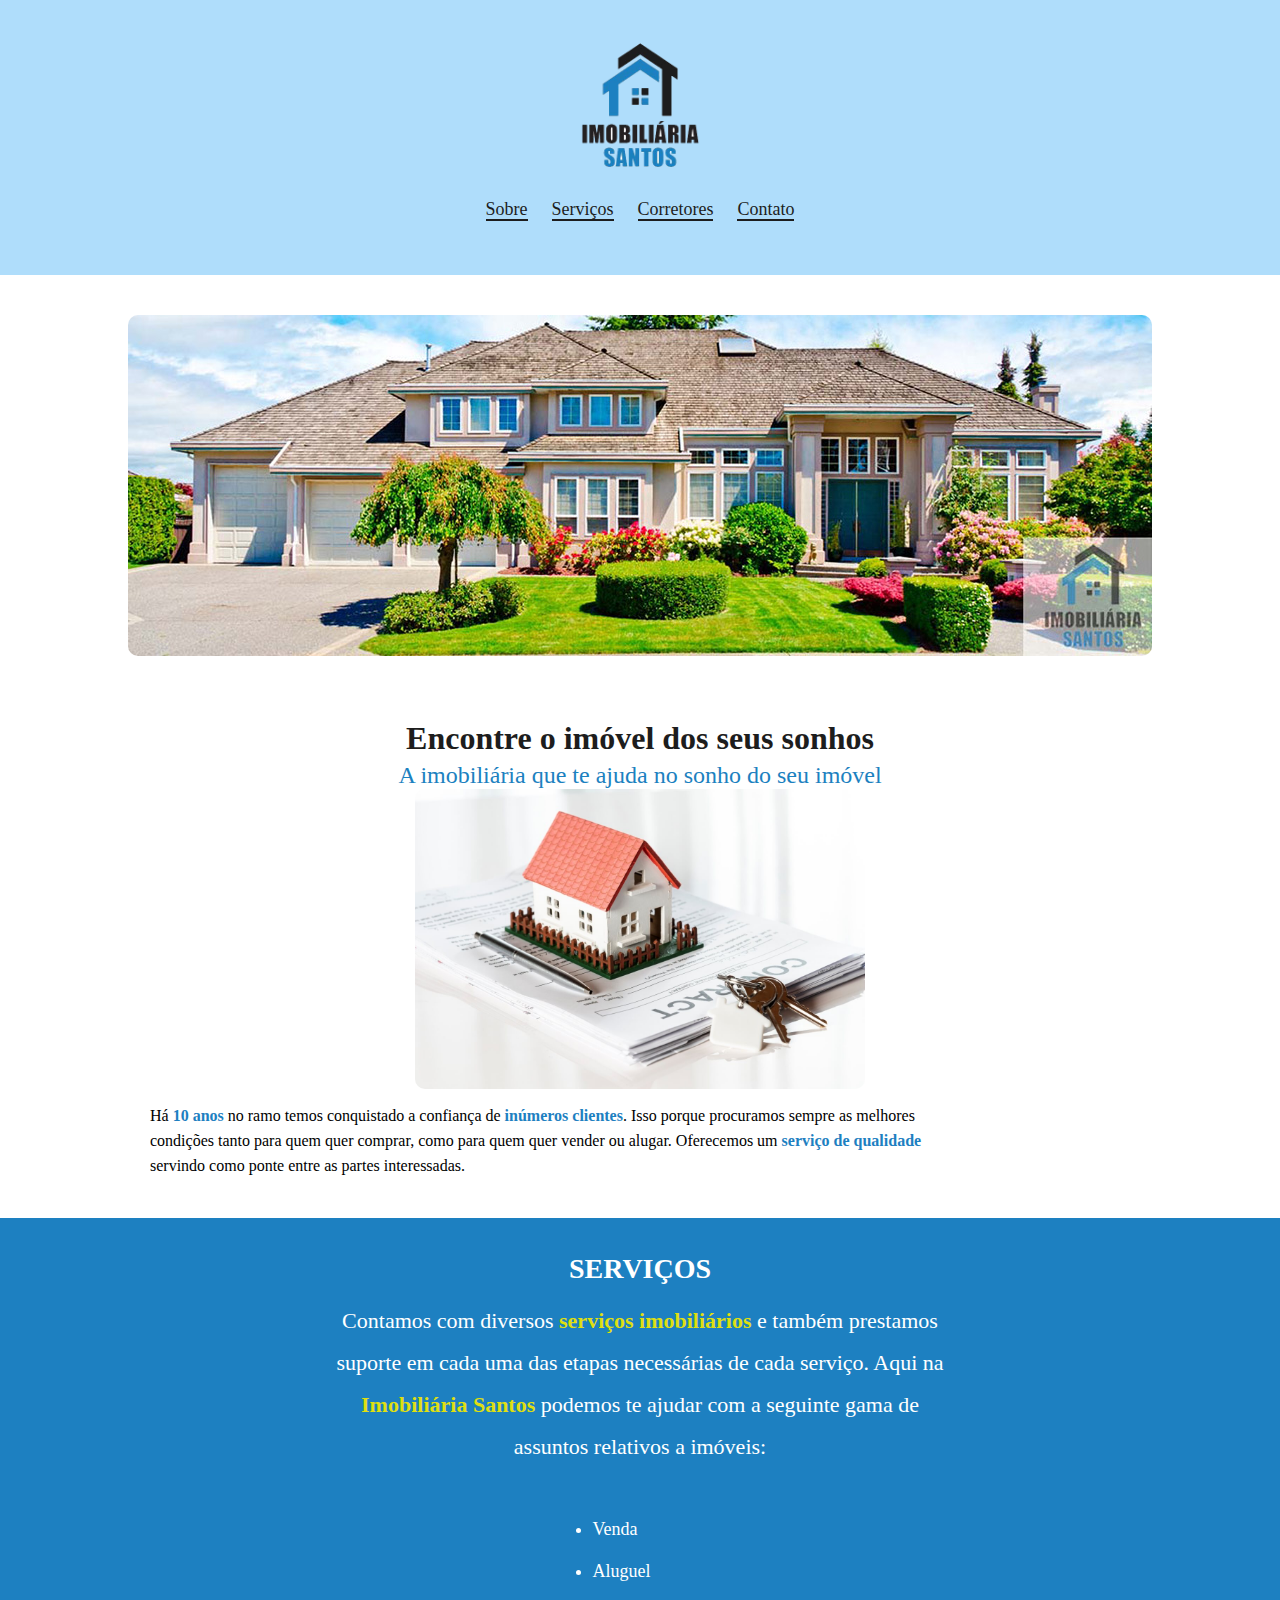
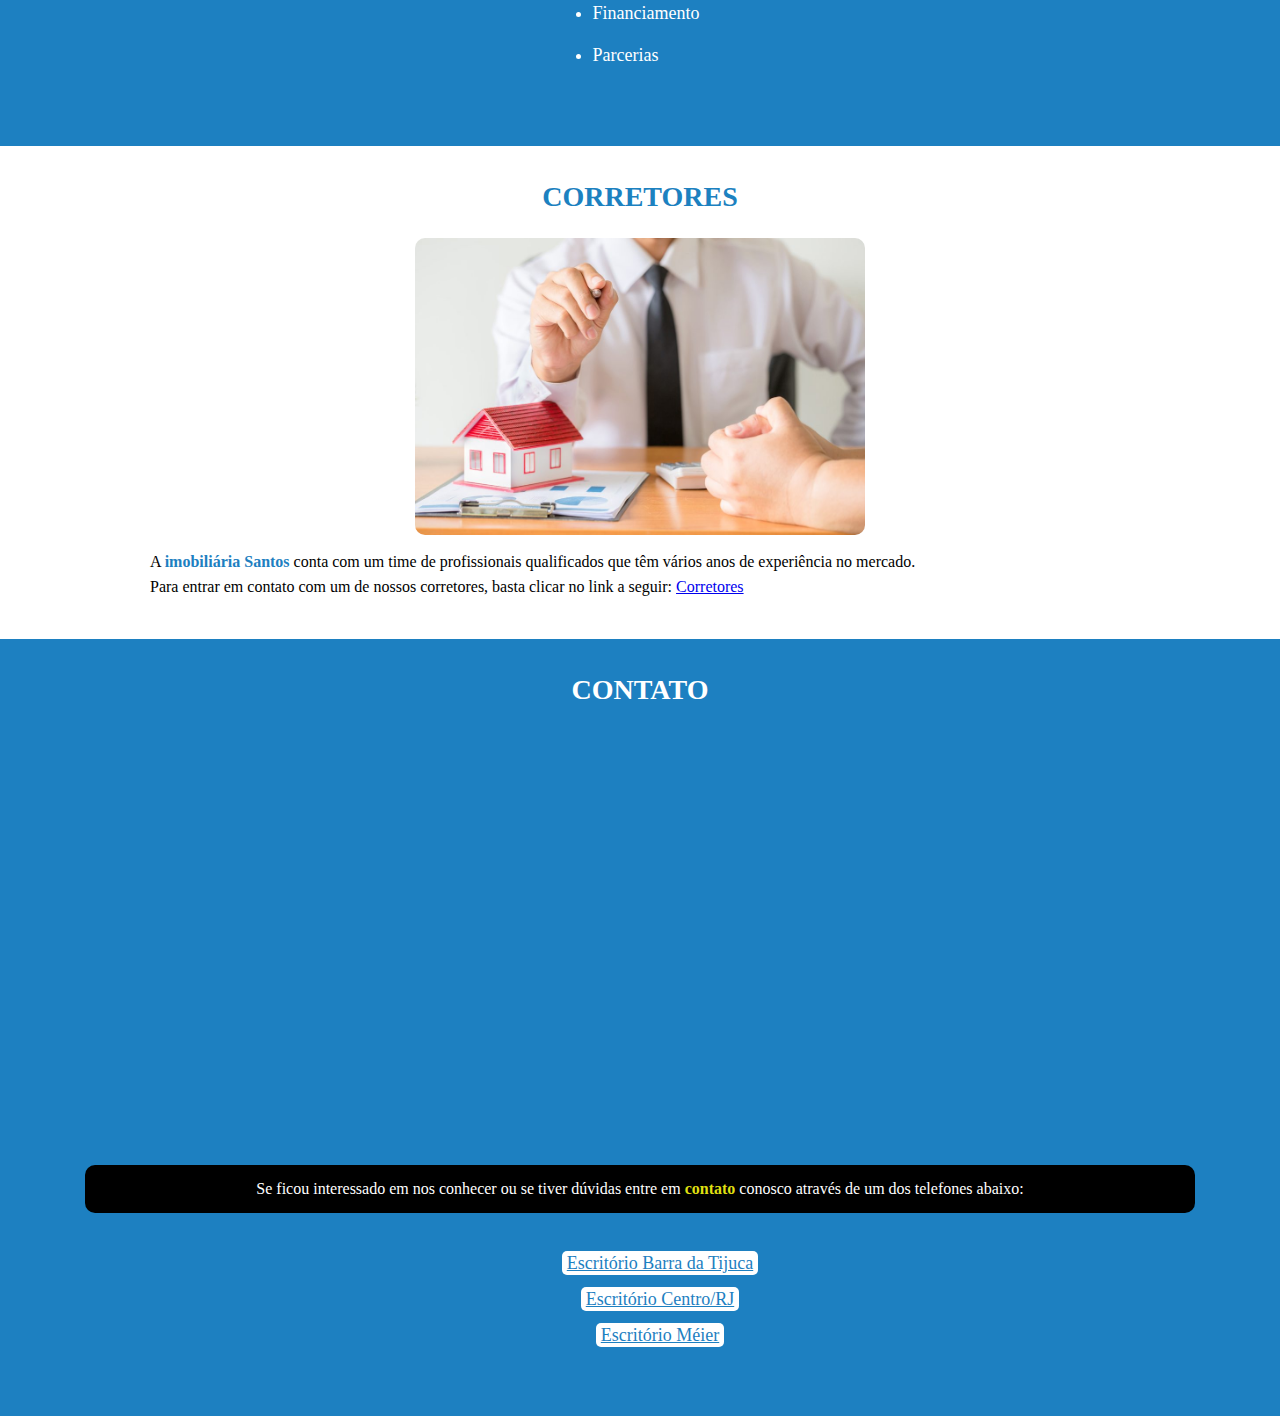
<file: 6° projeto devmedia imobiliária/index.html>
<!DOCTYPE html>
<html lang="pt-br">
<head>
    <meta charset="UTF-8">
    <meta name="viewport" content="width=device-width, initial-scale=1.0">
    <meta name="description" content="A imobiliária que te ajuda a conquistar seu sonho da casa nova">
    <link rel="stylesheet" href="style/style.css">
    <title>Imobiliária Santos</title>
</head>
<body>
<!--secao um-->
<div class="secao logo-topo">
    <img src="img/logo.png" alt="imboliária Santos">
    <p class="servicos-topo">
        <a href="#sobre">Sobre</a>
        <a href="#servicos">Serviços</a>
        <a href="#corretores">Corretores</a>
        <a href="#contato">Contato</a>
    </p>
</div>
<!--fim-->
<!--secao dois-->
<div class="secao banner">
    <img src="img/banner.jpg" alt="Banner Imobiliária Santos">
</div class="secao">
<!--fim-->
<!--secao tres-->
<div class="secao assinatura" id="sobre">
    <h1>Encontre o imóvel dos seus sonhos</h1>
    <h2>A imobiliária que te ajuda no sonho do seu imóvel</h2>
    <img src="img/imovel-assinatura.jpg" alt="Assinatura">
    <p class="assinatura-paragrafo">Há <span class="texto-destaque-azul">10 anos</span> no ramo temos conquistado a confiança de
        <span class="texto-destaque-azul">inúmeros clientes</span>. Isso porque procuramos sempre
        as melhores <br> condições tanto para quem quer comprar,
        como para quem quer vender ou alugar. Oferecemos
        um <span class="texto-destaque-azul">serviço de qualidade</span><br> servindo como ponte entre
        as partes interessadas.</p>
</div>
<!--fim-->
<!--secao quatro-->
<div class="secao fundoazul" id="servicos">
    <h3>SERVIÇOS</h3>
    <p class="servicos">Contamos com diversos <span class="texto-destaque-amarelo">serviços imobiliários</span> e também prestamos <br>
        suporte em cada uma das etapas necessárias de cada serviço.
        Aqui na <br> <span class="texto-destaque-amarelo">Imobiliária Santos</span> podemos te ajudar com a seguinte
        gama de <br> assuntos relativos a imóveis:</p>
            <ul class="lista">
                <li>Venda</li>
                <li>Aluguel</li>
                <li>Financiamento</li>
                <li>Parcerias</li>
            </ul>
</div>
<!--fim-->
<!--secao cinco-->
<div class="secao assinatura" id="corretores">
    <h3 class="subtitulo">CORRETORES</h3>
    <img src="img/corretores.jpg" alt="Corretores">
    <p class="assinatura-paragrafo">A <span class="texto-destaque-azul">imobiliária Santos</span> conta com um time de profissionais
        qualificados que têm vários anos de experiência no mercado. <br>
        Para entrar em contato com um de nossos corretores, basta 
        clicar no link a seguir: <span><a href="mailto:corretores@email.com">Corretores</a></span></p>
</div>
<!--fim-->
<!--secao seis-->
<div class="secao fundoazul" id="contato">
    <h3 class="subtitulo">CONTATO</h3>
    <iframe src="https://www.google.com/maps/embed?pb=!1m18!1m12!1m3!1d7346.254844548052!2d-43.364712467659004!3d-22.98234139602229!2m3!1f0!2f0!3f0!3m2!1i1024!2i768!4f13.1!3m3!1m2!1s0x9bda2ed54ec2e1%3A0x4431d262cad1d163!2sAv.%20Ayrton%20Senna%2C%203000%20-%20Barra%20da%20Tijuca%2C%20Rio%20de%20Janeiro%20-%20RJ%2C%2022775-904!5e0!3m2!1spt-BR!2sbr!4v1642532754862!5m2!1spt-BR!2sbr" frameborder="0" style="width: 1024px; height: 400px; border-radius: 10px;"></iframe>
    <p class="contato-paragrafo">Se ficou interessado em nos conhecer ou se 
        tiver dúvidas entre em <span class="texto-destaque-amarelo">contato</span> conosco através 
        de um dos telefones abaixo:</p>
            <ul class="lista-contato">
                <li><a href="">Escritório Barra da Tijuca</a></li>
                <li><a href="">Escritório Centro/RJ</a></li>
                <li><a href="">Escritório Méier</a></li>
            </ul>
</div>
<!--fim-->
</body>
</html>
</file>
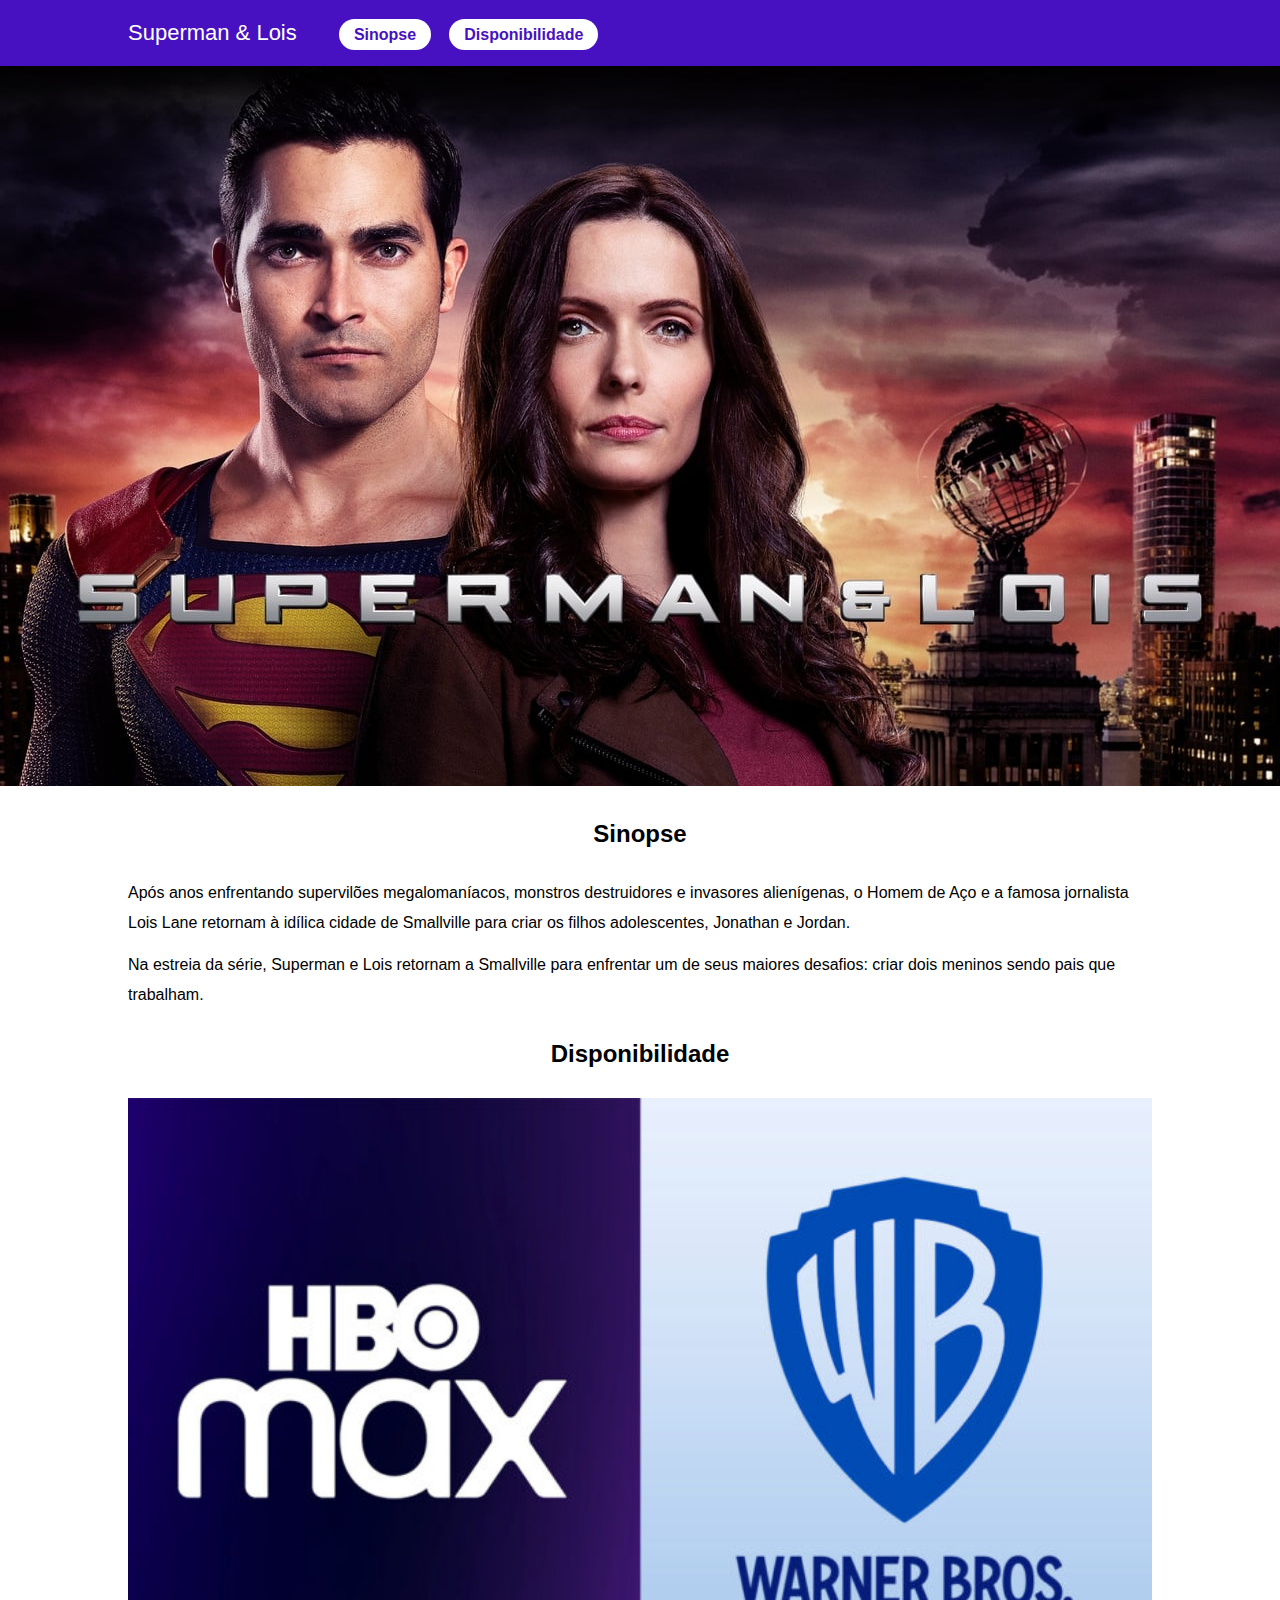
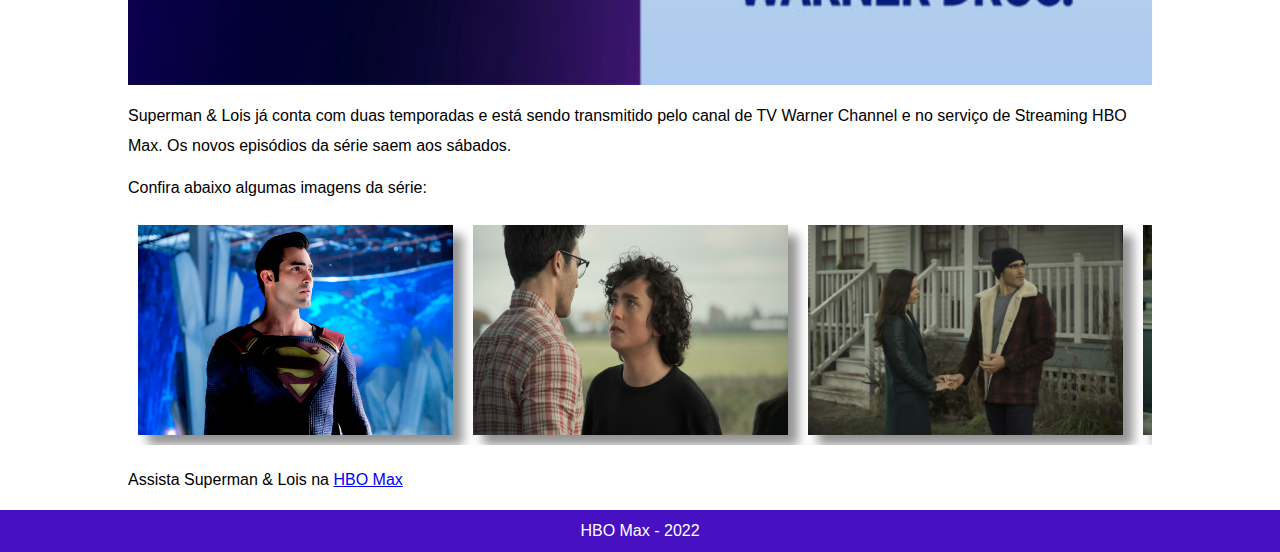
<file: 8° Projeto devmedia-supermanelois/index.html>
<!DOCTYPE html>
<html lang="pt-br">
<head>
    <meta charset="UTF-8">
    <meta name="viewport" content="width=device-width, initial-scale=1.0">
    <link rel="stylesheet" href="style/style.css">
    <title>Superman & Lois</title>
</head>
<body>
    <div class="topo">
            <div>
                Superman & Lois
                    <span>
                    <a href="#sinopse">Sinopse</a>
                    <a href="#disponibilidade">Disponibilidade</a>
                </span>
            </div>
    </div>
    
        <img class="imagem-capa" src="img/capa.jpg" alt="Banner">

        <div class="secao">
            <h2 id="sinopse">Sinopse</h2>
            <p>Após anos enfrentando supervilões megalomaníacos,
            monstros destruidores e invasores alienígenas, 
            o Homem de Aço e a famosa jornalista Lois Lane 
            retornam à idílica cidade de Smallville para 
            criar os filhos adolescentes, Jonathan e Jordan.</p>
            <p>Na estreia da série, Superman e Lois retornam a 
            Smallville para enfrentar um de seus maiores desafios:
            criar dois meninos sendo pais que trabalham.</p> 
    </div>
    <div class="secao">
            <h2  id="disponibilidade">Disponibilidade</h2>
            <img src="img/tv.jpg" alt="">
            <p>Superman & Lois já conta com duas temporadas e está
            sendo transmitido pelo canal de TV Warner Channel e
            no serviço de Streaming HBO Max. 
            Os novos episódios da série saem aos sábados.</p>
    </div>
    <div class="secao">
        <p>Confira abaixo algumas imagens da série:</p>
        <div class="galeria">
            <img class="imagem-sombra" src="img/1.jpg" alt="Superman" title="Superman">
            <img class="imagem-sombra" src="img/2.jpg" alt="Clark e Jordan" title="Clark e Jordan">
            <img class="imagem-sombra" src="img/3.jpg" alt="Lois e Clark" title="Lois e Clark">
            <img class="imagem-sombra" src="img/4.jpg" alt="Jhonathan e Lois" title="Jhonathan e Lois">
            <img class="imagem-sombra" src="img/5.jpg" alt="Lois e Jordan" title="Lois e Jordan">
            <img class="imagem-sombra" src="img/6.jpg" alt="Jordan e Jhonathan" title="Jordan e Jhonathan">
        </div>
        <div class="informacao">
            <p>Assista Superman & Lois na <a href="https://play.hbomax.com/page/urn:hbo:page:GYICZHwryn4a3iAEAAAFc:type:episode" target="_blank">HBO Max</a></p>
        </div>
        
    </div>
    <div class="rodape">HBO Max - 2022</div>
</body>
</html>
</file>
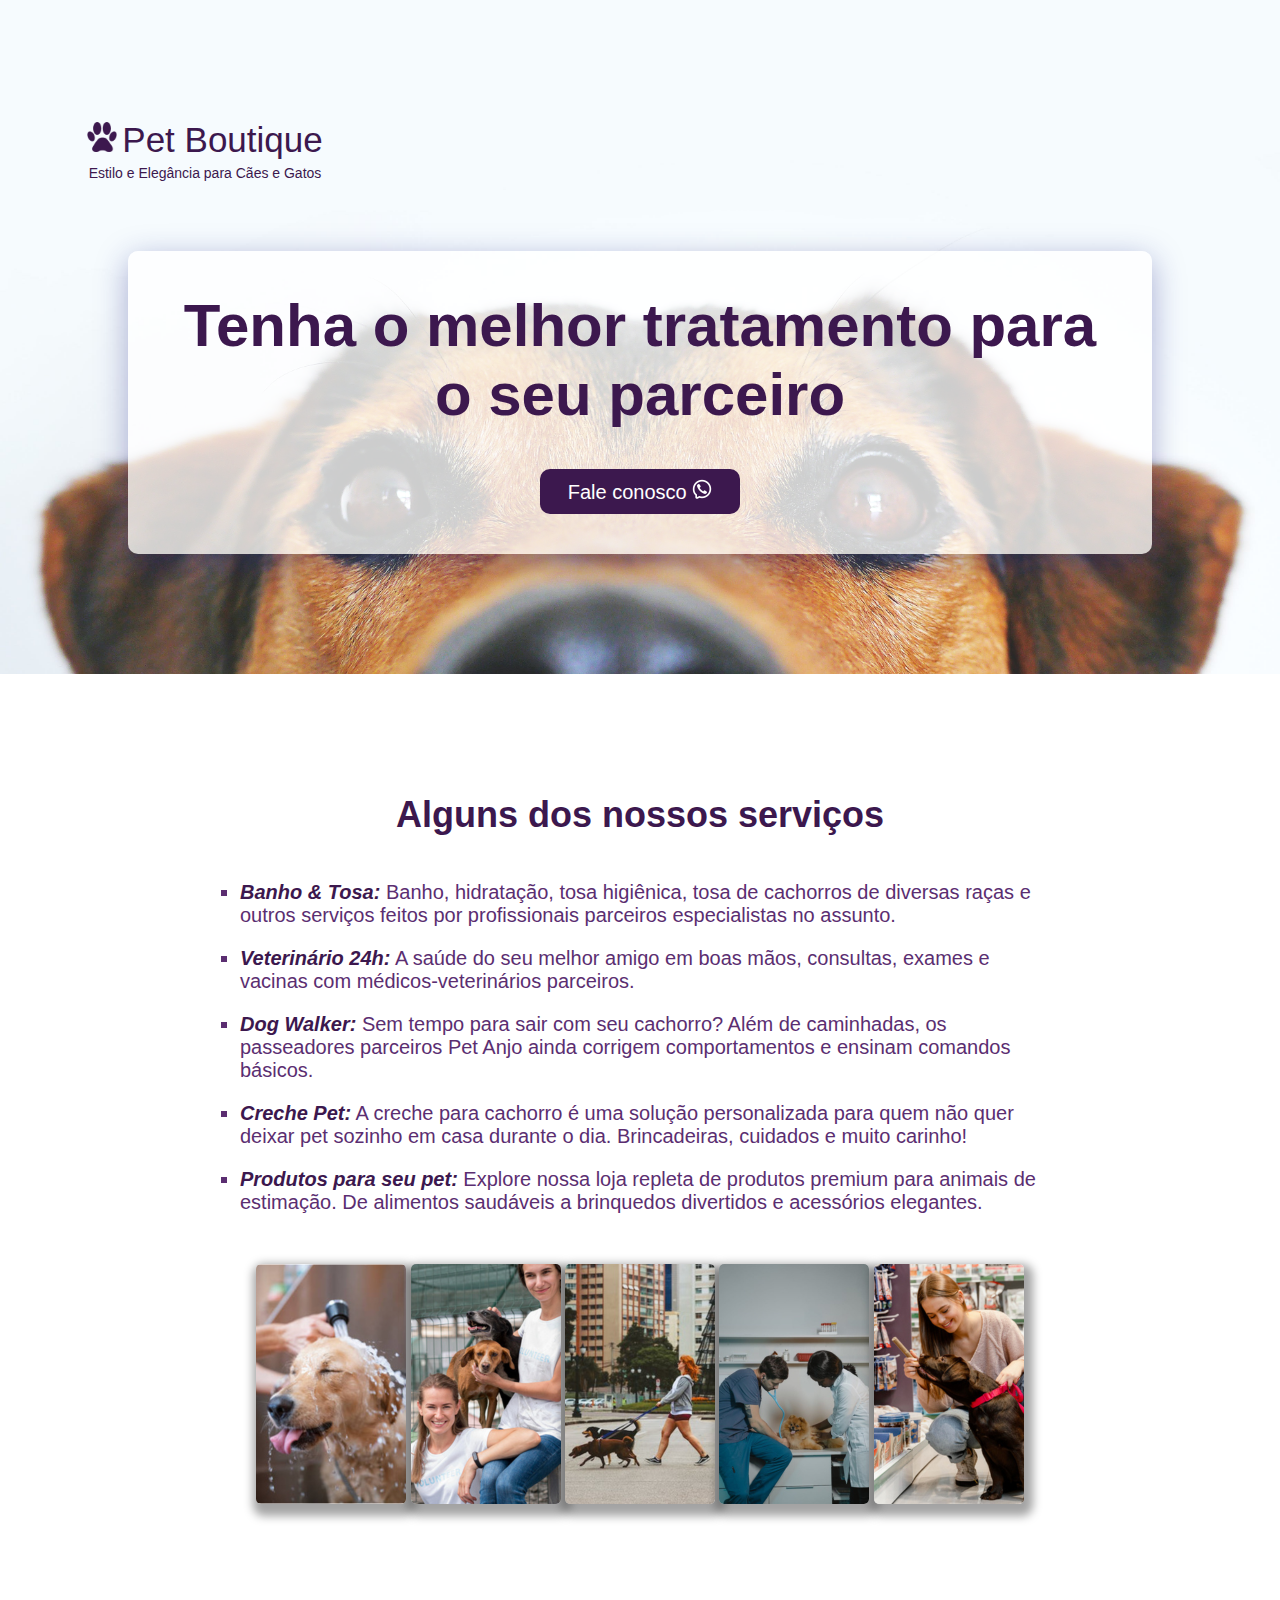
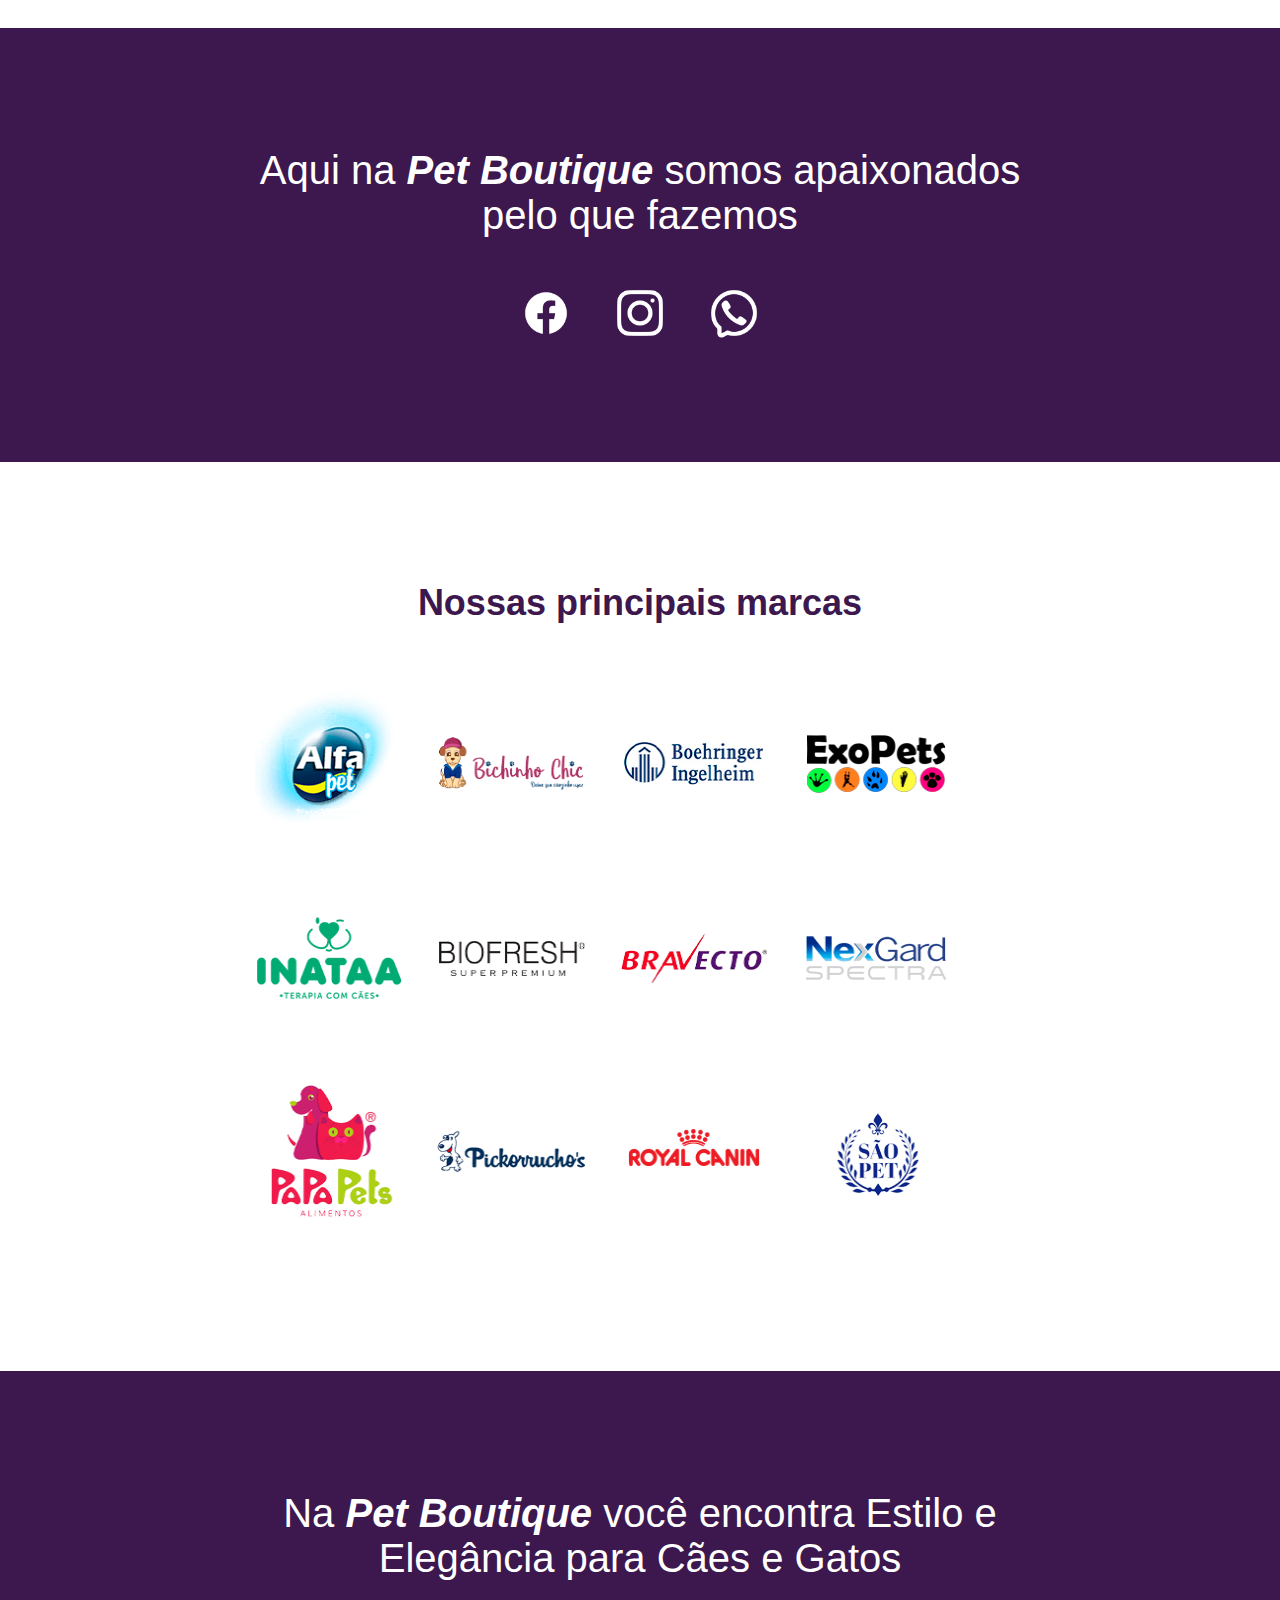
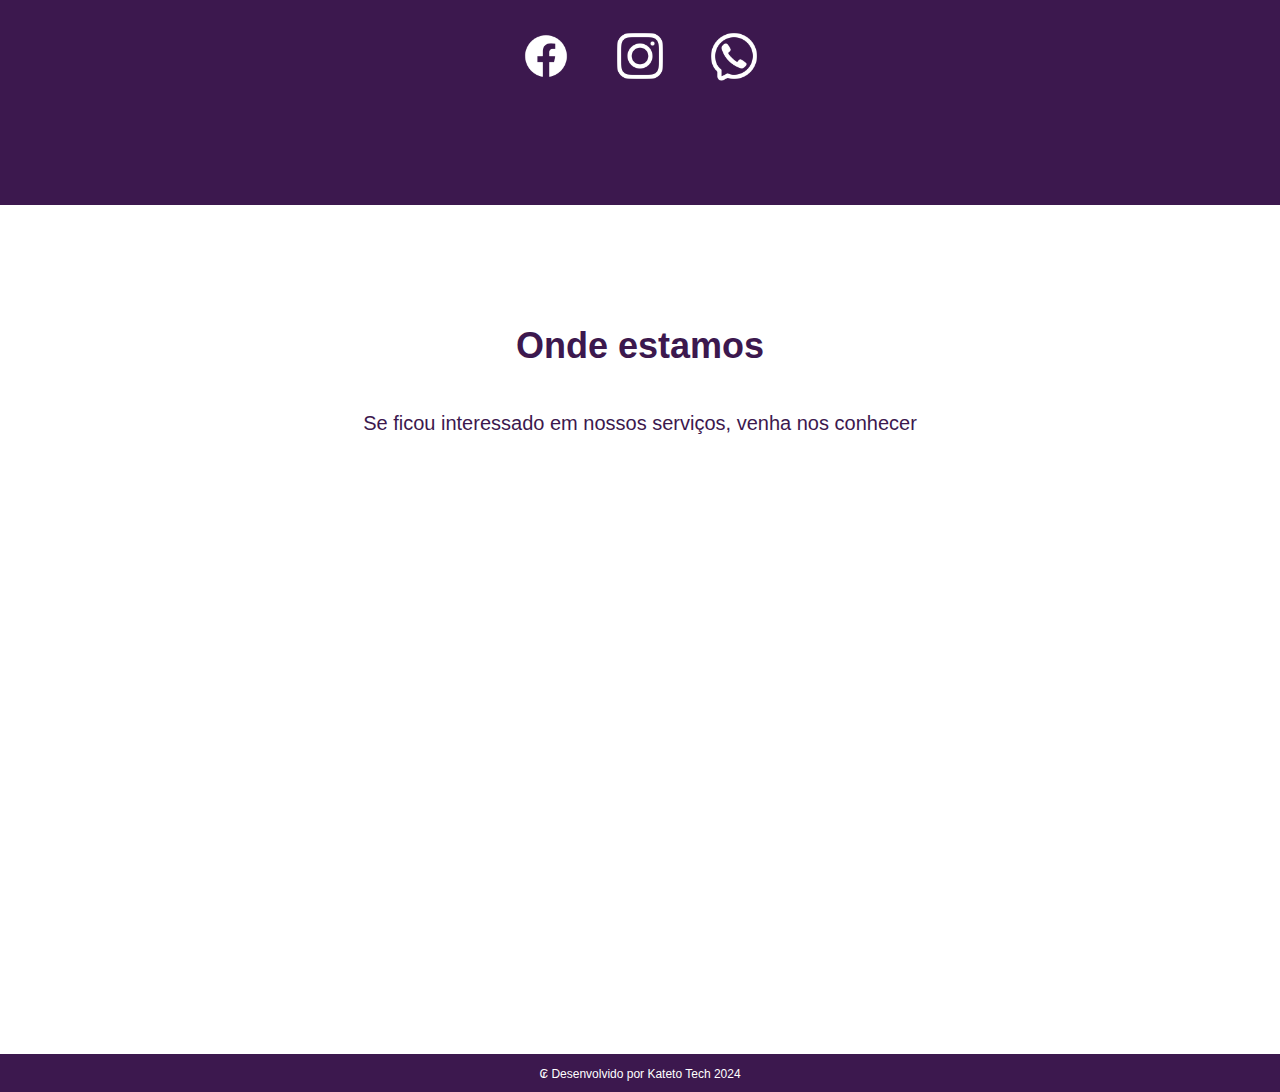
<file: 9° Projeto devmedia-petshop/index.html>
<!DOCTYPE html>
<html lang="pt-br">
<head>
    <meta charset="UTF-8">
    <meta name="viewport" content="width=device-width, initial-scale=1.0">
    <link rel="stylesheet" href="style/style.css">
    <title>Pet Boutique | Pet Shop</title>
</head>
<body> 
    
    <div class="container banner-topo">
        <div class="container-nome-logo">
            <p class="nome-pet-shop"><img src="img//patas.png" alt="Logo Pet Shop">Pet Boutique</p>
            <p class="slogan-pet-shop">Estilo e Elegância para Cães e Gatos</p>
        </div>

        <div class="container-titulo-topo">
            <h1 class="titulo-topo">Tenha o melhor tratamento para o seu parceiro</h1>
            <p class="link-fale-conosco"><a href="https://wa.me/5518999999999/?text=Olá" target="_blank">Fale conosco <img src="img//redes-sociais/whatsapp-svgrepo-com.png" alt="Fale conosco"></a></p>
        </div>
    </div>

    <div class="servicos">
        <h3>Alguns dos nossos serviços</h3>
        <div class="listas-de-servicos">
            <ul class="lista-servicos">
                <li><span class="texto-destacado">Banho & Tosa:</span> Banho, hidratação, tosa higiênica, tosa de cachorros de diversas raças e outros serviços feitos por profissionais parceiros especialistas no assunto.</li>
                <li><span class="texto-destacado">Veterinário 24h:</span> A saúde do seu melhor amigo em boas mãos, consultas, exames e vacinas com médicos-veterinários parceiros.</li>
                <li><span class="texto-destacado"> Dog Walker:</span> Sem tempo para sair com seu cachorro? Além de caminhadas, os passeadores parceiros Pet Anjo ainda corrigem comportamentos e ensinam comandos básicos.</li>
                <li><span class="texto-destacado">Creche Pet:</span> A creche para cachorro é uma solução personalizada para quem não quer deixar pet sozinho em casa durante o dia. Brincadeiras, cuidados e muito carinho!</li>
                <li><span class="texto-destacado">Produtos para seu pet:</span> Explore nossa loja repleta de produtos premium para animais de estimação. De alimentos saudáveis a brinquedos divertidos e acessórios elegantes.</li>
            </ul>
        </div>
        <div class="fotos-servicos">
            <img class="imagens-servicos" src="img/banho.png" alt="">
            <img class="imagens-servicos" src="img/creche.png" alt="">
            <img class="imagens-servicos" src="img/dog-walker.png" alt="">
            <img class="imagens-servicos" src="img/veterinario.png" alt="">
            <img class="imagens-servicos" src="img/loja.png" alt="">
        </div>
    </div>

        <div class="faixas">
            <p>Aqui na <span class="texto-destacado-faixas">Pet Boutique</span> somos apaixonados pelo que fazemos</p>
            <div class="imagens-faixas">
                <a href="https://www.facebook.com/" target="_blank"><img src="img/redes-sociais/facebook-svgrepo-com.png" alt=""></a>
                <a href="https://www.instagram.com/" target="_blank"><img src="img/redes-sociais/instagram-svgrepo-com.png" alt=""></a>
                <a href="https://wa.me/5518999999999/?text=Olá" target="_blank"><img src="img/redes-sociais/whatsapp-svgrepo-com.png" alt=""></a>
            </div>
        </div>

        <div class="marcas">
            <h3>Nossas principais marcas</h3>

            <div class="secao-marcas">
                <img class="imagem-marca" src="img/marcas/AlfaPet.png" alt="">
                <img class="imagem-marca" src="img/marcas/BichinhoChic.png" alt="">
                <img class="imagem-marca" src="img/marcas/Boehringer.png" alt="">
                <img class="imagem-marca" src="img/marcas/exopets.png" alt=""> 
            </div>
            
            <div class="secao-marcas">
               <img class="imagem-marca" src="img/marcas/Inataa.png" alt="">
                <img class="imagem-marca" src="img/marcas/LogoBiofresh.png" alt="">
                <img class="imagem-marca" src="img/marcas/LogoBravecto.png" alt="">
                <img class="imagem-marca" src="img/marcas/NexgardSpectra.png" alt=""> 
            </div>
            

            <div class="secao-marcas">
                <img class="imagem-marca" src="img/marcas/PapaPets.png" alt="">
                <img class="imagem-marca" src="img/marcas/Pickorruchos.png" alt="">
                <img class="imagem-marca" src="img/marcas/royalcanini.png" alt="">
                <img class="imagem-marca" src="img/marcas/saopet.png" alt="">
            </div>
        </div>

        <div class="faixas">
            <p>Na <span class="texto-destacado-faixas">Pet Boutique</span> você encontra Estilo e Elegância para Cães e Gatos</p>
            <div class="imagens-faixas">
                <a href="https://www.facebook.com/" target="_blank"><img src="img/redes-sociais/facebook-svgrepo-com.png" alt=""></a>
                <a href="https://www.instagram.com/" target="_blank"><img src="img/redes-sociais/instagram-svgrepo-com.png" alt=""></a>
                <a href="https://wa.me/5518999999999/?text=Olá" target="_blank"><img src="img/redes-sociais/whatsapp-svgrepo-com.png" alt=""></a>
            </div>
        </div>

        <div class="mapa">
            <h3>Onde estamos</h3>
            <p>Se ficou interessado em nossos serviços, venha nos conhecer</p>
            <iframe class="mapa-responsive" src="https://www.google.com/maps/embed?pb=!1m18!1m12!1m3!1d3765318.1193357813!2d-51.60863361994149!3d-22.836955955445315!2m3!1f0!2f0!3f0!3m2!1i1024!2i768!4f13.1!3m3!1m2!1s0x94ce58ea9d0d27d3%3A0xb752ab620375d11e!2sPetz%20Marginal%20Tiet%C3%AA!5e0!3m2!1spt-BR!2sbr!4v1724965691256!5m2!1spt-BR!2sbr" width="100%" height="450" style="border:0;" allowfullscreen="" loading="lazy" referrerpolicy="no-referrer-when-downgrade"></iframe>
        </div>

        <div class="rodape">
           <p><a class="link-rodape" href="https://github.com/Luiss-Fernando" target="_blank"> ₢ Desenvolvido por Kateto Tech 2024 </a> </p>
        </div>
</body>
</html>
</file>
<file: 8° Projeto devmedia-supermanelois/style/style.css>
*{
    margin: 0;
}
html, body{
    height: 100%;
}
.topo{
    width: 100%;
    font-size: 22px;
    font-family: sans-serif;
    background: #4710c1;
    color: #fff;
    padding: 20px 0;
}
.topo div{
    width: 100%;
    max-width: 1024px;
    margin: 0 auto;
}
.topo span{
    margin: 0 30px;
}
.topo a{
    color: #4710c1;
    background: #ffffff;
    font-size: 16px;
    font-weight: bold;
    text-decoration: none;
    margin: 0 6px;
    padding: 7px 15px;
    border-radius: 20px;
}
.secao{
    width: 100%;
    max-width: 1024px;
    margin: 0 auto;
}
.secao h2{
    font-family: sans-serif;
    text-align: center;
    margin: 30px 0;
}
.secao p {
    width: 100%;
    font-family: sans-serif;
    font-size: 16px;
    line-height: 30px;
    margin: 12px 0;
}
.secao img{
    text-align: center;
    width: 100%;
}
.secao a{
    color: #0000ff;
}
.galeria{
    display: flex;
    overflow-x: scroll;
    margin: 0 auto 20px auto;
}
.galeria img{
    width: 315px;
    margin: 10px;
}
.imagem-sombra{
    box-shadow: 10px 10px 10px #939393;
}
.informacao{
    margin: 15px auto;
}
.rodape{
    width: 100%;
    font-size: 16px;
    font-family: sans-serif;
    text-align: center;
    background: #4710c1;
    color: #fff;
    padding: 12px 0;
}
.imagem-capa{
   width: 100%;
}
</file>
<file: 10°Projeto devmedia-cafeteria/style/style.css>
*{
    margin: 0;
    padding: 0;
    box-sizing: border-box;
}

.topo{
    position: fixed;
    background-color: #604829;
    z-index: 1;
    width: 100%;
    & img{
        left: 15%;
        position: relative;
        width: 100px;
    }
    & div {
        position: absolute;
        right: 15%;
        top: 35%;
    }
    & div a{
        margin-right: 18px;
        font-weight: 700;
        text-shadow: 3px 5px 2px #000000;
        letter-spacing: 2px;
        text-decoration: none;
        font-size: 18px;
        font-family: "Oswald", serif;
        color: #c4a47c;
    }
}

.parallax1{
    height: 100vh;
    background-image: url('../img/parallax-imagem1.png');
}
.parallax1,
.parallax2,
.parallax3,
.parallax4{
    position: relative;
    background-position: center;
    background-size: cover;
    background-attachment: fixed;
    & h1{
        text-align: center;
        font-family: "Fraunces", serif;
        font-weight: 400;
        color: #fff;
        top: 45%;
        font-size: 100px;
        right: 0;
        left: 0;
        position: absolute;
    }
}

.informacoes{
    background-color: #fff;
    margin: 0 auto;
    text-align: center;
    padding: 80px 0;
    & h2{
        margin-bottom: 30px;
        color: #c4a47c;
        font-family: "Oswald", serif;
        font-size: 22px;
    }
}

.texto-paragrafo{
    letter-spacing: 1px;
    line-height: 35px;
    margin: 0 auto;
    text-align: center;
    font-size: 16px;
    font-family: "Lato", serif;
    padding: 0px 20px;
    max-width: 1024px;
    color: #666;
}

.parallax2{
    height: 50vh;
    background-image: url('../img/parallax-imagem2.jpg');
}

.parallax2{
    div{
        padding: 15px 0;
        top: 42%;
        position: absolute;
        right: 0;
        left: 35%;
        width: 500px;
        background-color: #604829;
    }
    & h3{
        font-weight: 400;
        font-style: italic;
        text-align: center;
        font-family: "Fraunces", serif;
        font-size: 24px;
        color: #fff;
    }
}

.parallax3{
    height: 50vh;
    background-image: url('../img/parallax-imagem3.jpg');
}

.parallax3 h3{
    text-align: center;
    padding: 10px;
    color: #fff;
    letter-spacing: 2px;
    background-color: #604829;
    font-family: Fraunces, sans-serif;
    position: relative;
    top: 45%;
    right: 0;
    margin: auto;
    width: 500px;
    left: 0;
    font-size: 24px;
    font-weight: 400;
    font-style: italic;
}

.parallax4{
    height: 100vh;
    background-image: url('../img/parallax-imagem4.png');
}

.parallax4 h2{
    width: 500px;
    padding: 10px;
    position: relative;
    top: 10%;
    right: 0;
    left: 0;
    margin: auto;
    font-size: 24px;
    font-family: "Oswald", serif;
    letter-spacing: 5px;
    text-align: center;
    color: #fff;
    background-color: #604829;
}
.parallax4 iframe{
    position: absolute;
    top: 21%;
    left: 0;
    right: 0;
    margin: auto;
}
.contatos-p4{
    background-color: #604829;
    position: absolute;
    padding: 10px;
    bottom: 4%;
    right: 0;
    width: 500px;
    left: 0;
    margin: auto;

    & p{
    color: #fff;
    text-align: center;
    font-family: "Oswald", sans-serif;
    text-shadow: 0px 6px 8px #000000;
    line-height: 36px;
    }
}

.parallax5{
    position: relative;
    background-image: url('../img/cafeteria.jpg');
    height: 85vh;
    background-size: cover;
    background-position: center;
    & h2 {
        position: absolute;
        font-family: "Oswald", sans-serif;
        margin: 0 auto;
        letter-spacing: 8px;
        top: 20%;
        text-align: center;
        right: 0;
        left: 0;
        color: white;
    }    
}

.parallax5  .lista-horarios {
    list-style: none;
    font-family: "Oswald", sans-serif;
    max-width: 768px;
    position: absolute;
    margin: 0 auto;
    bottom: 20%;
    left: 0;
    right: 0;
}
.lista-horarios li p, .texto-fechado{
    position: absolute;
    font-family: "Oswald", sans-serif;
    top: 0;
    font-weight: 700;
    right: 0;
}
.lista-horarios li {
    position: relative;
    & h3 { 
        margin-bottom: 20px;
        color: #fff;
    }
}
.lista-horarios li p {
    color: #ACACAC;
}
.lista-horarios li div { 
    background-color: #ACACAC;
    width: 70%;
    left: 0;
    height: 1px;
    position: absolute;
    right: 0;
    margin: 0 auto;
    top: 50%;
    
    
}
.texto-marrom {
    color: #c4a47c;
}


.rodape{
    position: relative;
    font-family: "Lato", serif;
    background-color: #000000;
    text-align: center;
    margin: 0 auto;
    padding: 30px 0;
    & p{
        color: #fff;
    }

    & a{
        font-family: "Lato", serif;
        text-decoration: none;
        color: #c4a47c;
    }
}

.rodape img{
    border-radius: 50%;
    bottom: 80px;
    right: 50px;
    position: absolute;
    width: 60px;
    height: 60px;
    background-color: #604829;
}
</file>
<file: 2°Projeto DevMedia-Bolo/style/style.css>
div{
    font-family: Verdana;
}
h1{
    text-align: center;
    font-size: 32px;
    font-weight: bold;
}
h2{
    text-align: center;
    font-size: 20px;
    font-weight: normal;
    color: #aa0000;
}
h3{
    font-size: 24px;
    color: #aa0000; 
    text-decoration: underline;
}
p{
    font-size: 20px;
    line-height: 40px;
}
</file>
<file: 3°Projeto DevMedia Barbearia Stylus/style/style.css>
body{
    background-color: #f0e6e6;
}
div{
    text-align: center;
    font-family: Verdana;
    width: 600px;
    margin: auto;
}
img{
    width: 190px;
   margin: 0 auto;
}
h1{
    color: #7e7a7a;
    font-size: 28px;
    padding: 10px;
    border: 5px solid #534f4f;
    text-align: center;
}
h2{
    color: #7a797b;
    margin-top: 35px;
    margin-bottom: 35px;
    font-size: 20px;
    font-weight: normal;
    text-align: center;
}
h3{
    font-size: 16px;
    font-weight: normal;
    text-align: center;
    border-top: 2px solid #000000;
    border-bottom: 2px solid #000000;
    padding: 10px;
}
p{
    margin: 12px;
    color: #6b6a6a;
    font-size: 18px;
    text-align: justify;
    line-height: 35px;
}
span{
    font-weight: bold;
}
a{
    display: inline-block;
    margin: 10px auto;
    border-radius: 20px;
    padding: 10px;
    color: #ffffff;
    background-color: #38f361;
    font-weight: bold;
    text-decoration: none;
}
</file>
<file: 4°Projeto DevMedia Livro/style/style.css>
*{
    margin: 0;
    padding: 0;
    font-family: Tahoma;
}
body{
    background-color: #F5F5F5;
}
div{
    text-align: center;
    padding: 50px;
    color: #000000;
    border-top: 1px solid #d5d5d5
}
h1{
    margin: 0 0 15px 0;
    font-size: 32px;
}
img{
    width: 190px;
}
h2{
    font-size: 24px;
}
p{
    line-height: 30px;
    margin: 15px auto 30px auto;
    width: 930px;
    font-size: 16px;
}
.bottao-comprar{
    text-decoration: none;
    padding: 10px 30px;
    border-radius: 25px;
    font-size: 14px;
    font-weight: bold;
    color: #ffffff;
    background-color:#49B970 ;
}
h3{
    margin: 0 0 15px 0;
    font-size: 18px;
}
span{
    font-weight: bold;
}
</file>
<file: 5°Projeto Devmedia Padaria Plus/style/style.css>
body{
    font-family: tahoma;
}
.secao{
    width: 700px;
    text-align: center;
    margin: 20px auto;
}
.logo-tipo{
    width: 200px;
}
span{
    font-weight: bold;
}
h1{
    border-radius: 10px;
    font-size: 28px;
    margin: 30px 0 0 0;
    padding-top: 30px;
    border-top: 1px solid #ce946c;
}
h2{
    margin-top: 12px;
    font-weight: normal;
    color: #ce946c;
}
.secao-destaque h3{
    font-size: 25px;
}
.secao-destaque h4{
    margin-bottom: 10px;
    font-size: 20px;
}

.secao-links{
    font-size: 18px;
    border-radius: 16px;
    background-color: #f5aa5e0f;
    padding: 8px;
    color: #a15a0e;
    margin-left: 10px;
}
.imagem-banner{
    border-radius: 10px;
    width: 700px;
}
.imagem-produto{
    border-radius: 10px;
    width: 400px;
}
.secao-destaque{
    border-radius: 10px;
    background-color: #f09636;
    color: #ffffff;
    padding: 15px 0px 24px 0;
    margin-top: 30px;
    margin-bottom: 30px;
}
.secao-destaque p{
    line-height: 30px;
    font-size: 18px
}
.borda-contato h3{
    padding-top: 15px;
    border-top: 1px solid #ce946c;
    border-radius: 10px;
}
.borda-contato .borda-baixo {
    border-bottom: 1px solid #ce946c;
    padding-bottom: 15px;
    border-radius: 10px;
}
</file>
<file: 9° Projeto devmedia-petshop/style/style.css>
* {
    margin: 0;
    padding: 0;
    box-sizing: border-box;
    font-family: sans-serif;
    text-decoration: none;
}

.container{
    width: 100%;
    padding: 120px 80px;
}

.banner-topo{
    background-image: url('../img/banner-topo.jpg');
    background-size: cover;
    background-position: center;
}
.container-nome-logo{
    width: 250px;
    color:#3c184e;
    & .nome-pet-shop{
        text-align: center;
        font-size: 35px;
        margin: 0 0 5px 0;
    }
    & .nome-pet-shop img{
        width: 30px;
        margin: 0 5px 0 0;
    }
    & .slogan-pet-shop{
        font-size: 14px;
        text-align: center;
        margin: 0;
    }
}

.container-titulo-topo{
    position: relative;
    width: 1024px;
    border-radius: 10px;
    padding: 40px;
    margin: 70px auto 0 auto;
    background-color: #ffffffc4;
    box-shadow: 0 8px 32px #1f26875e;
    & .titulo-topo{
        font-size: 60px;
        color: #3c184e;
        text-align: center;
        font-weight: 800;
        margin: 0 0 40px 0;
    }
    & .link-fale-conosco{
        width: 200px;
        padding: 10px 25px;
        margin: 0 auto;
        border-radius: 10px;
        background-color: #3c184e;
        font-size: 20px;
        text-align: center;
        text-decoration: none;
    }
    & .link-fale-conosco img{
        width:20px;
    }
    & .link-fale-conosco a{
        color: #fff;
    }
}

.servicos{
    width: 100%;
    padding: 120px 80px;
    & h3{
        font-size: 36px;
        color:  #3c184e;
        text-align: center;
        margin: 0 0 45px 0;
    }
}
.lista-servicos{
    max-width: 800px;
    margin: 0 auto 50px auto ;
    color: #5b2e71;
    & li{
        list-style: square;
        font-size: 20px;
        margin:0 0 20px 0;
    }
    & .texto-destacado{
        color: #3c184e;
        font-weight: 700;
        font-style: italic;
    }
}

.fotos-servicos{
    max-width: 800px;
    margin: 0 auto;
    text-align: center;
    & .imagens-servicos{
       border-radius: 5px;
       box-shadow: 3px 6px 10px 6px #0000005c;
    }
}

.faixas{
    padding: 120px 80px;
    background-color: #3c184e;
    text-align: center;
    & p{
        max-width: 800px;
        margin: 0 auto 50px auto;
        font-size: 40px;
        color: #fff;
        text-align: center;
    }
    & span{
        font-weight: 700;
        font-style: italic ;
    }
}
.imagens-faixas a{
    text-decoration: none;
    margin: 0 20px;
    & img{
        width: 50px;
        height: 50px;
    }
}
.marcas{
    width: 100%;
    padding: 120px 80px;
    & h3{
        font-size: 36px;
        color: #3c184e;
        text-align: center;
        margin: 0 0 45px 0;
    }
}
.secao-marcas{
    max-width: 800px;
    margin: 0 auto;
    & .imagem-marca{
        height: 150px;
        width: 148px;
        margin: 20px 15px;
    }
}
.mapa{
    width: 100%;
    padding: 120px 80px;
    text-align: center;
    & h3{
        font-size: 36px;
         color:#3c184e;
         text-align: center;
         margin: 0 0 45px 0;
    }
    & p{
        font-size: 20px;
        color: #3c184e;
        text-align: center;
        margin: 0 0 45px 0;
    }
}
.rodape{
    width: 100%;
    padding: 10px 0;
    background-color: #3c184e;
    & p{
        text-align: center;
    }
    
}
.link-rodape{
    font-size: 12px;
    color: #fff;
    text-decoration: none;
} 

@media (max-width: 320px){
    .container-titulo-topo{
       
        padding: 10px;
        width: 100%;
        & .titulo-topo{
            font-size: 18px;
        }
        & .link-fale-conosco{
            padding: 5px;
            width: 80%;
            font-size: 10px ;
        }
        & .link-fale-conosco img{
            width: 12px;
        }
    }
    .container-nome-logo{
        text-align: center;
        width: 100%;
    }
    .faixas{
        padding: 40px;
    }
    .faixas p{
        font-size: 25px ;
    }
    .imagens-faixas a img{
        width: 28px ;
        height: 28px;
    }
    .marcas{
        padding: 60px;
    }
    .secao-marcas{
        max-width: 180px;
     }
     .mapa{
        padding: 60px 0;
        text-align: center;
     }
     
     .mapa iframe{
        width: 90%;
        height: 300px;
      }

      .servicos{
        padding: 40px;
      }
}

@media (min-width: 321px) and (max-width: 428px){
    .container-titulo-topo{
        width: 100%;
        & .titulo-topo{
            font-size: 20px;
        }
        & .link-fale-conosco{
            width: 100%;
            font-size: 12px ;
        }
        & .link-fale-conosco img{
            width: 10px;
        }
    }
    .container-nome-logo{
        text-align: center;
        width: 100%;
    }
    .faixas{
        padding: 60px;
    }
    .faixas p{
        font-size: 25px ;
    }
    .imagens-faixas a img{
        width: 28px ;
        height: 28px;
    }
    .marcas{
        padding: 60px;
    }
    .secao-marcas{
        max-width: 200px;
     }
     .mapa{
        padding: 60px 0;
        text-align: center;
     }
     
     .mapa iframe{
        width: 90%;
        height: 300px;
      }
}

@media (min-width: 429px) and (max-width: 900px){
    .container-titulo-topo{
        width: 100%;
        & .titulo-topo{
            font-size: 40px;
        }
    }
    .container-nome-logo{
        text-align: center;
        width: 100%;
    }
    .faixas p{
        font-size: 25px ;
    }

    .secao-marcas{
       max-width: 400px;
    }
}
</file>
<file: 6° projeto devmedia imobiliária/style/style.css>
/* reset configurações padrão do CSS*/
*{
    margin: 0;
    font-family: Tahoma;
}
/* fim - reset configurações padrão do CSS*/

/* INICIO CODIGO QUE ESTILIZA A PÁGINA HTML */

/*secao 1 - configuracao de link do topo e imagem logo tipo*/
.logo-topo{
    background-color: #afddfb; 
}
.logo-topo img{
    width: 150px;
}
.servicos-topo{
    text-align: center;
    margin-top: 15px;
    margin-bottom: 25px;
}
.servicos-topo a{
    color: #1d1d1d;
    font-size: 18px;
    margin-top: 0;
    margin-bottom: 0;
    text-decoration: none;
    border-bottom: 2px solid #1d1d1d;
    margin: 0 10px;
}
/* fim - secao 1 */

/*configuração geral de todas as divs*/
.secao{
    padding-top: 30px;
    text-align: center;
    padding-bottom: 30px;
}
/* fim - configuração geral*/

/*configuração geral de todas os paragrafos*/
p{
   margin: 10px auto;
}
/* fim - configuração geral paragrafo*/

/* configuração para imagens das divs 3 e 5 */
.assinatura img{
    border-radius: 10px;
    width: 450px;
}
/* fim -configuração para imagens das divs 3 e 5 */

/* configuração da div 3 e 5 */
.assinatura-paragrafo{
    line-height: 25px;
    width: 980px;
    text-align: justify;
}
.texto-destaque-azul{
    font-weight: bold;
    color: #1d80c1;
}

/* fim - configuração da div 3 e 5 */

/* configuração div 1 e 5 */
.servicos{
    width: 700px;
    font-size: 22px;
    line-height: 42px;
}
/* fim - configuração div 1 e 5 */

/* configuração das divs 4 e 6 */
.texto-destaque-amarelo{
    font-weight: bold;
    color: #dfdf11;
}
.fundoazul{
    color: #ffffff;
    background-color: #1d80c1;
}
.fundoazul h3{
    color: #ffffff;
    line-height: 42px;
    font-size: 28px;
}
/* fim - configuração das divs 4 e 6 */

/* configuração banner div 2 */
.banner img{
    border-radius: 10px;
    margin-top: 10px;
    padding-top: 0;
}
/* fim - configuração banner div 2 */

/* configuração div 3 */
h1{
    margin-bottom: 5px;
    color: #1d1d1d;
}
h2{
    margin-top: 0;
    font-weight: normal;
    color: #1c81c0;
}
/* fim - configuração div 3 */

/* configuração de lista div 4 */
.lista {
    width: 135px;
    margin: 40px auto;
}
.lista li{
    font-size: 18px;
    text-align: left;
    color: #ffffff;
    line-height: 42px;
}
/* fim - configração de lista div 4 */

/* configuração das divs 5 e 6 */
.subtitulo{
    margin-bottom: 20px;
    line-height: 42px;
    font-size: 28px;
    margin-top: 0;
    font-weight: bold;
    color: #1c81c0;
}
/* fim - configuração das divs 5 e 6 */

/* configuração div  6 */
.contato-paragrafo{
    border-radius: 10px;
    width: 1080px;
    color: #ffffff;
    margin-top: 30px;
    margin-bottom: 30px;
    background-color: #000000;
    padding: 15px;
}

.lista-contato{
    list-style: none;
    margin: 40px auto;
    width: 210px;
}
.lista-contato li{
    margin-top: 15px;
    text-align: center;
    font-size: 18px;
}
.lista-contato a{
    background-color: #ffffff;
    color: #1d80c1;
    padding: 2px 5px;
    border-radius: 5px;
}
/* fim - configuração div 6 */


/* FIM CODIGO QUE ESTILIZA A PÁGINA HTML */
</file>
